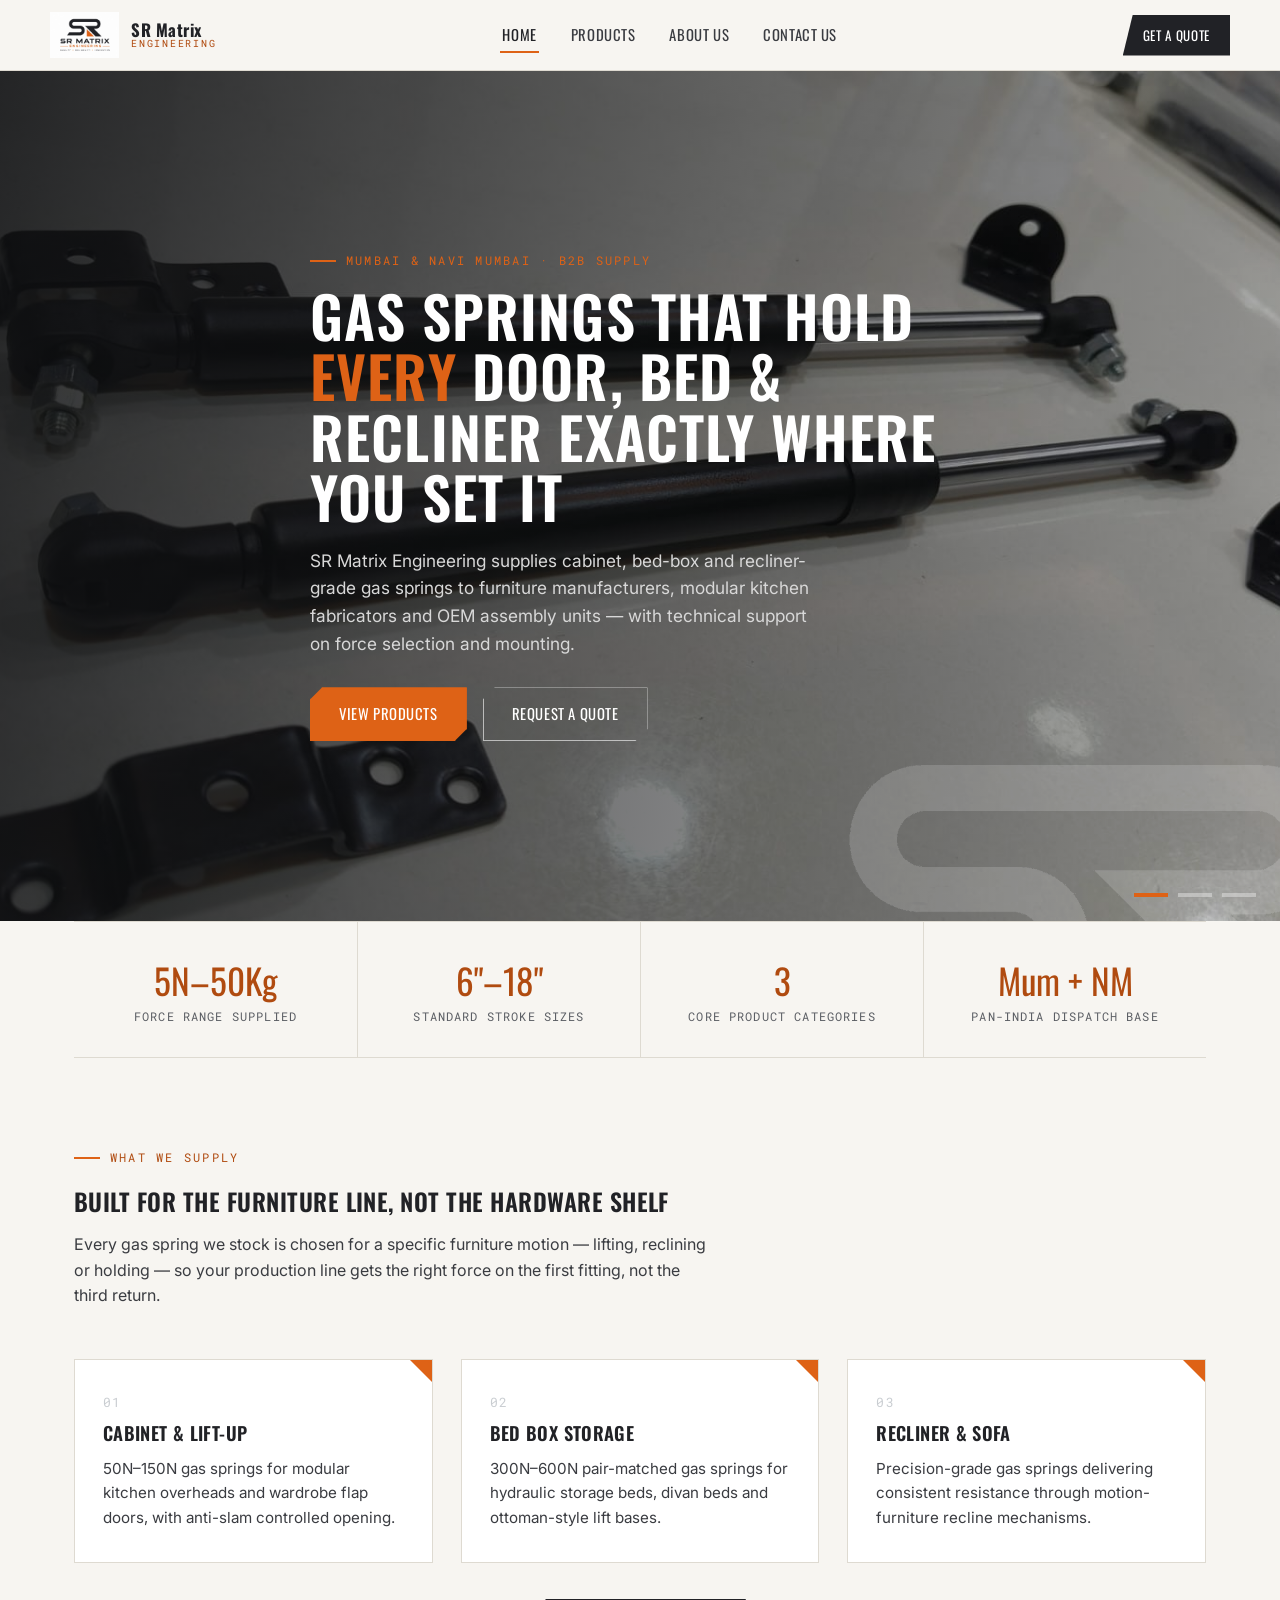
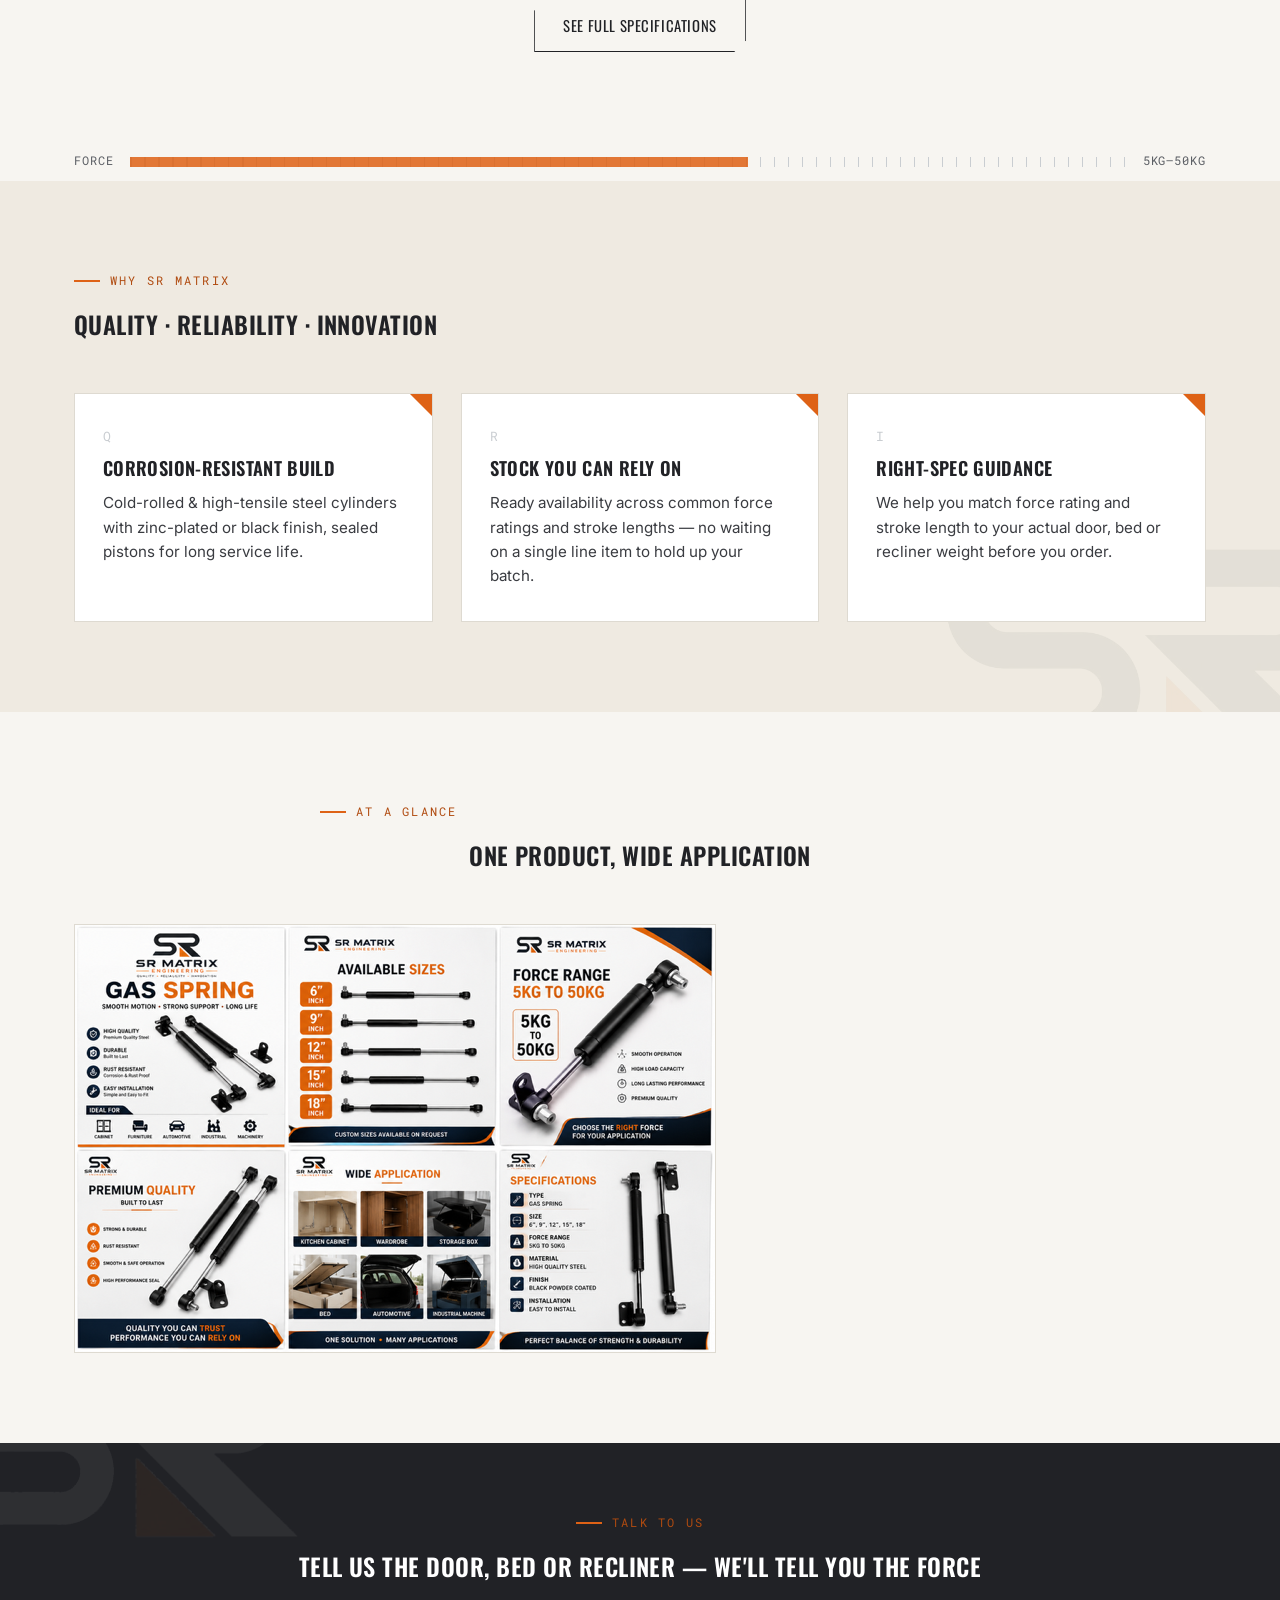
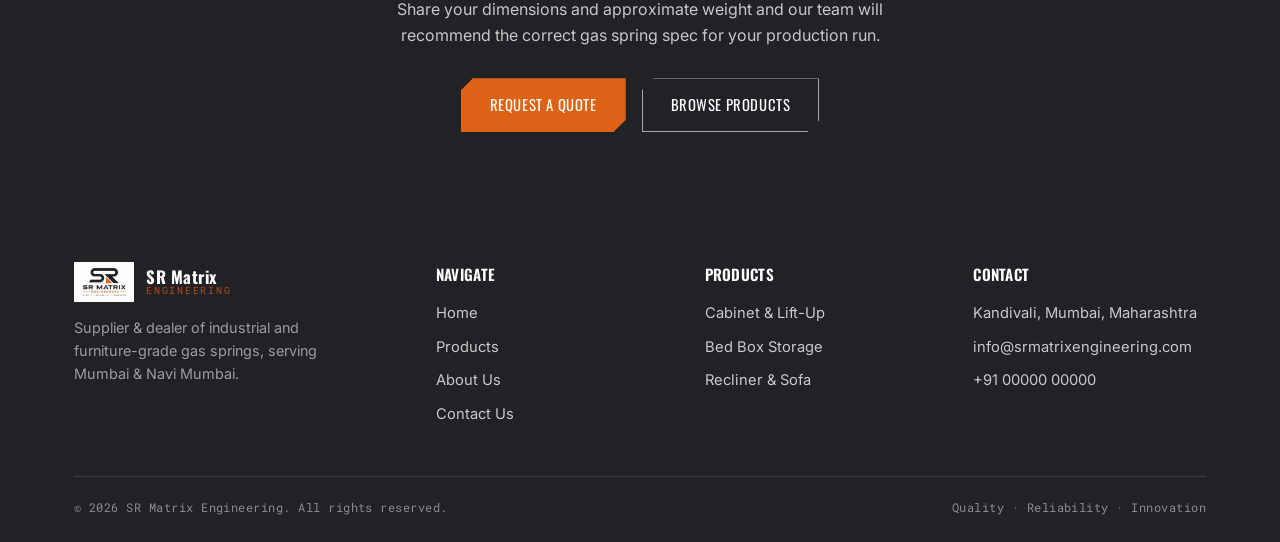
<file: index.html>
<!DOCTYPE html>
<html lang="en">
<head>
<meta charset="UTF-8">
<meta name="viewport" content="width=device-width, initial-scale=1.0">
<title>SR Matrix Engineering | Gas Springs for Furniture &amp; OEM, Mumbai</title>
<meta name="description" content="SR Matrix Engineering supplies cabinet, bed-box and recliner gas springs to furniture manufacturers and OEM units across Mumbai &amp; Navi Mumbai.">
<link rel="icon" type="image/png" href="assets/img/favicon.png">
<link rel="stylesheet" href="assets/style.css">
</head>
<body>

<header class="site-header">
  <div class="container nav-wrap">
    <a href="index.html" class="brand">
      <img src="assets/img/logo.jpeg" alt="SR Matrix Engineering logo">
      <span class="brand-text">
        <b>SR Matrix</b>
        <small>Engineering</small>
      </span>
    </a>
    <nav class="nav-links" id="navLinks">
      <a href="index.html" class="active">Home</a>
      <a href="products.html">Products</a>
      <a href="about.html">About Us</a>
      <a href="contact.html">Contact Us</a>
    </nav>
    <a href="contact.html" class="nav-cta">Get a Quote</a>
    <button class="nav-toggle" aria-label="Toggle menu" aria-expanded="false">
      <span></span><span></span><span></span>
    </button>
  </div>
</header>

<!-- HERO / IMAGE SLIDER -->
<section class="hero">
  <div class="slider">
    <div class="slide active"><img src="assets/img/photo1.jpeg" alt="Gas springs with mounting brackets, ready for dispatch"></div>
    <div class="slide"><img src="assets/img/photo2.jpeg" alt="Pair of matched gas springs with ball-socket end fittings"></div>
    <div class="slide"><img src="assets/img/photo3.jpeg" alt="SR Matrix gas spring stock laid out with brackets"></div>
  </div>
  <div class="container">
    <div class="hero-content">
      <div class="eyebrow">Mumbai &amp; Navi Mumbai · B2B Supply</div>
      <h1>Gas springs that hold <em>every</em> door, bed &amp; recliner exactly where you set it</h1>
      <p>SR Matrix Engineering supplies cabinet, bed-box and recliner-grade gas springs to furniture manufacturers, modular kitchen fabricators and OEM assembly units — with technical support on force selection and mounting.</p>
      <div class="hero-cta">
        <a href="products.html" class="btn btn-solid">View Products</a>
        <a href="contact.html" class="btn btn-light">Request a Quote</a>
      </div>
    </div>
  </div>
  <img class="brand-mark" src="assets/img/logo-icon-white.png" alt="">
  <div class="slider-dots"></div>
</section>

<!-- TRUST / STAT STRIP -->
<div class="container">
  <div class="stat-strip">
    <div class="stat">
      <div class="stat-num">5N–50Kg</div>
      <div class="stat-label">Force range supplied</div>
    </div>
    <div class="stat">
      <div class="stat-num">6"–18"</div>
      <div class="stat-label">Standard stroke sizes</div>
    </div>
    <div class="stat">
      <div class="stat-num">3</div>
      <div class="stat-label">Core product categories</div>
    </div>
    <div class="stat">
      <div class="stat-num">Mum + NM</div>
      <div class="stat-label">Pan-India dispatch base</div>
    </div>
  </div>
</div>

<!-- WHAT WE SUPPLY -->
<section>
  <div class="container">
    <div class="section-head">
      <div class="eyebrow">What We Supply</div>
      <h2>Built for the furniture line, not the hardware shelf</h2>
      <p>Every gas spring we stock is chosen for a specific furniture motion — lifting, reclining or holding — so your production line gets the right force on the first fitting, not the third return.</p>
    </div>
    <div class="grid grid-3">
      <div class="card">
        <div class="num">01</div>
        <h3>Cabinet &amp; Lift-Up</h3>
        <p>50N–150N gas springs for modular kitchen overheads and wardrobe flap doors, with anti-slam controlled opening.</p>
      </div>
      <div class="card">
        <div class="num">02</div>
        <h3>Bed Box Storage</h3>
        <p>300N–600N pair-matched gas springs for hydraulic storage beds, divan beds and ottoman-style lift bases.</p>
      </div>
      <div class="card">
        <div class="num">03</div>
        <h3>Recliner &amp; Sofa</h3>
        <p>Precision-grade gas springs delivering consistent resistance through motion-furniture recline mechanisms.</p>
      </div>
    </div>
    <div style="margin-top:36px; text-align:center;">
      <a href="products.html" class="btn btn-outline">See Full Specifications</a>
    </div>
  </div>
</section>

<!-- GAUGE DIVIDER -->
<div class="container">
  <div class="gauge-labeled">
    <span>FORCE</span>
    <div class="track"></div>
    <span>5KG–50KG</span>
  </div>
</div>

<!-- WHY SR MATRIX -->
<section class="section-alt">
  <img class="brand-mark" src="assets/img/logo-icon.png" alt="">
  <div class="container">
    <div class="section-head">
      <div class="eyebrow">Why SR Matrix</div>
      <h2>Quality · Reliability · Innovation</h2>
    </div>
    <div class="grid grid-3">
      <div class="card">
        <div class="num">Q</div>
        <h3>Corrosion-resistant build</h3>
        <p>Cold-rolled &amp; high-tensile steel cylinders with zinc-plated or black finish, sealed pistons for long service life.</p>
      </div>
      <div class="card">
        <div class="num">R</div>
        <h3>Stock you can rely on</h3>
        <p>Ready availability across common force ratings and stroke lengths — no waiting on a single line item to hold up your batch.</p>
      </div>
      <div class="card">
        <div class="num">I</div>
        <h3>Right-spec guidance</h3>
        <p>We help you match force rating and stroke length to your actual door, bed or recliner weight before you order.</p>
      </div>
    </div>
  </div>
</section>

<!-- INFOGRAPHIC STRIP -->
<section>
  <div class="container">
    <div class="section-head center">
      <div class="eyebrow">At a Glance</div>
      <h2>One product, wide application</h2>
    </div>
    <div class="info-strip">
      <img src="assets/img/infographic-grid.png" alt="SR Matrix gas spring overview: sizes, force range and applications across cabinet, wardrobe, storage box, bed, automotive and industrial machinery">
    </div>
  </div>
</section>

<!-- CTA BAND -->
<section class="cta-band">
  <img class="brand-mark" src="assets/img/logo-icon-white.png" alt="">
  <div class="container">
    <div class="eyebrow" style="justify-content:center;">Talk to Us</div>
    <h2>Tell us the door, bed or recliner — we'll tell you the force</h2>
    <p>Share your dimensions and approximate weight and our team will recommend the correct gas spring spec for your production run.</p>
    <div class="hero-cta">
      <a href="contact.html" class="btn btn-solid">Request a Quote</a>
      <a href="products.html" class="btn btn-light">Browse Products</a>
    </div>
  </div>
</section>

<footer class="site-footer">
  <div class="container">
    <div class="footer-grid">
      <div>
        <a href="index.html" class="brand">
          <img src="assets/img/logo.jpeg" alt="SR Matrix Engineering logo" style="height:40px;">
          <span class="brand-text"><b>SR Matrix</b><small>Engineering</small></span>
        </a>
        <p style="color:#9c9c9c; font-size:.9rem; max-width:280px;">Supplier &amp; dealer of industrial and furniture-grade gas springs, serving Mumbai &amp; Navi Mumbai.</p>
      </div>
      <div>
        <h4>Navigate</h4>
        <ul>
          <li><a href="index.html">Home</a></li>
          <li><a href="products.html">Products</a></li>
          <li><a href="about.html">About Us</a></li>
          <li><a href="contact.html">Contact Us</a></li>
        </ul>
      </div>
      <div>
        <h4>Products</h4>
        <ul>
          <li><a href="products.html#cabinet">Cabinet &amp; Lift-Up</a></li>
          <li><a href="products.html#bedbox">Bed Box Storage</a></li>
          <li><a href="products.html#recliner">Recliner &amp; Sofa</a></li>
        </ul>
      </div>
      <div>
        <h4>Contact</h4>
        <ul>
          <li>Kandivali, Mumbai, Maharashtra</li>
          <li>info@srmatrixengineering.com</li>
          <li>+91 00000 00000</li>
        </ul>
      </div>
    </div>
    <div class="footer-bottom">
      <span>© 2026 SR Matrix Engineering. All rights reserved.</span>
      <span>Quality · Reliability · Innovation</span>
    </div>
  </div>
</footer>

<script src="assets/main.js"></script>
</body>
</html>
</file>
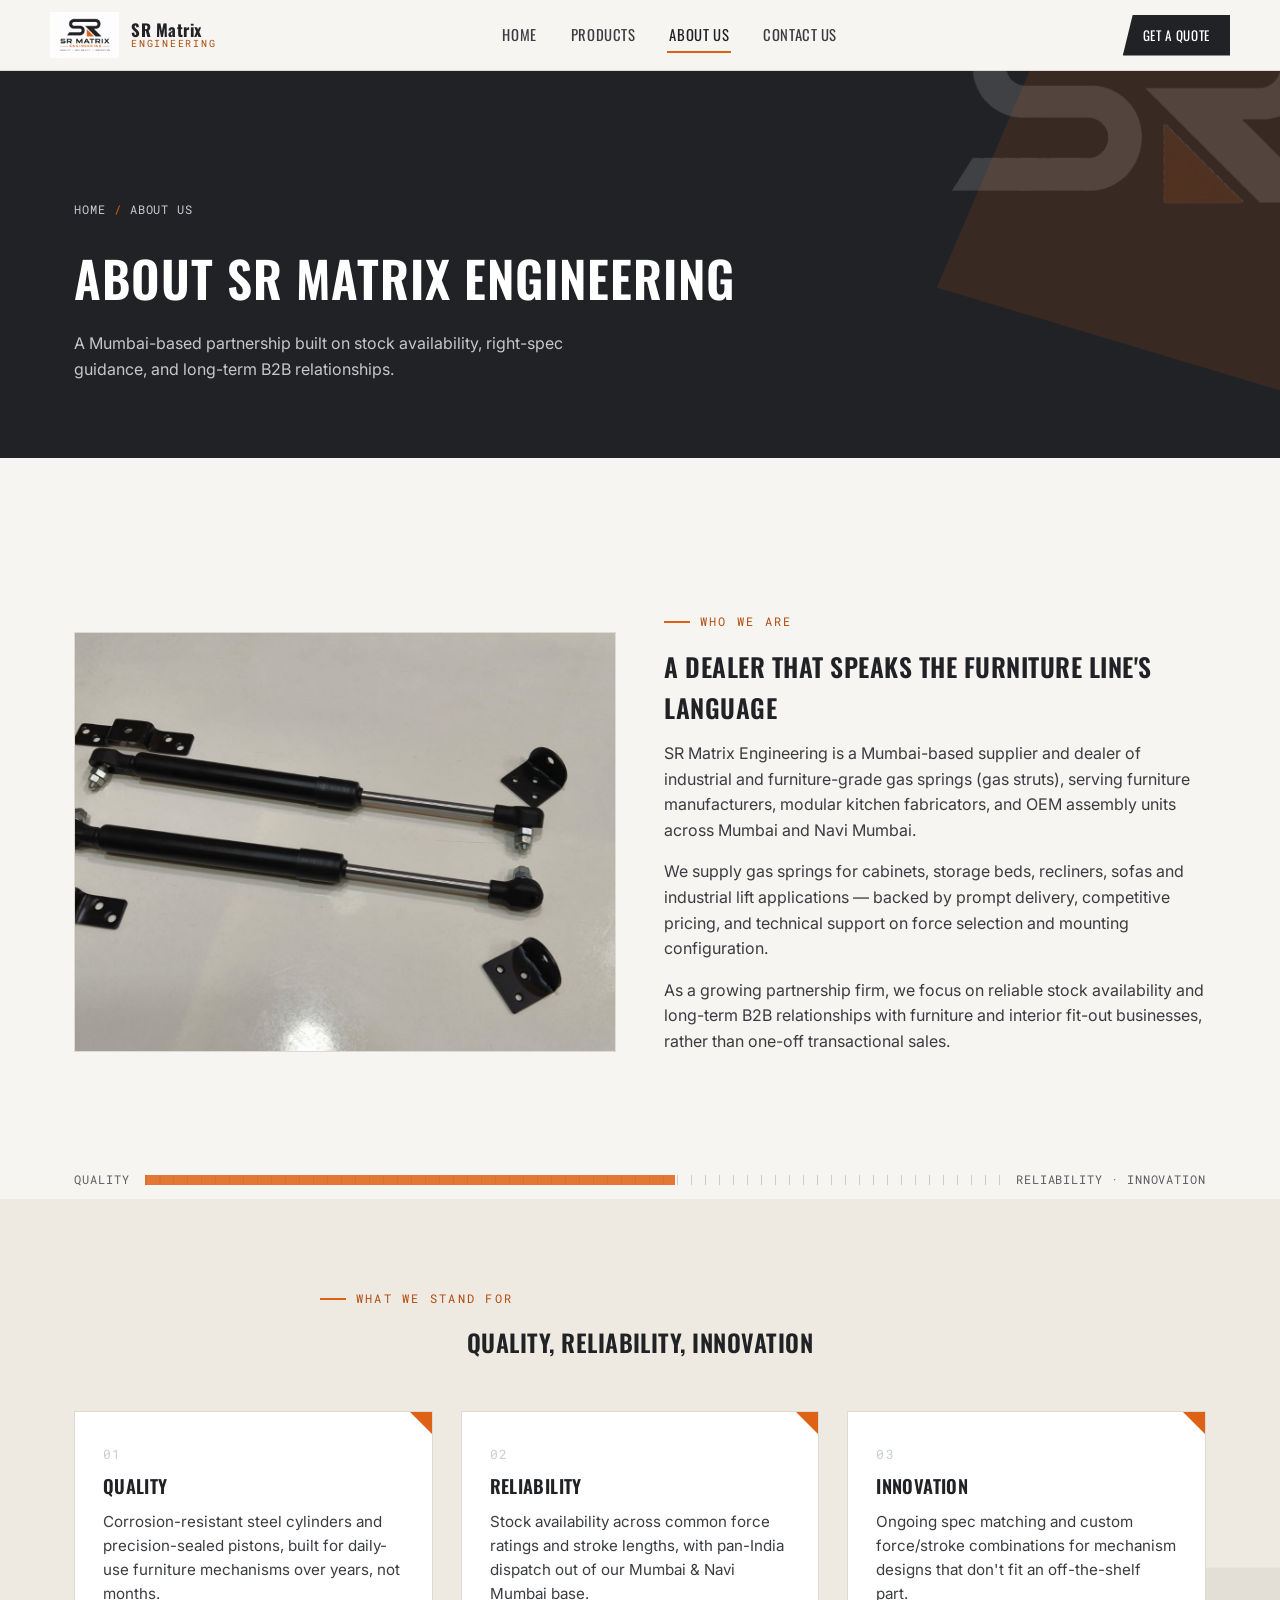
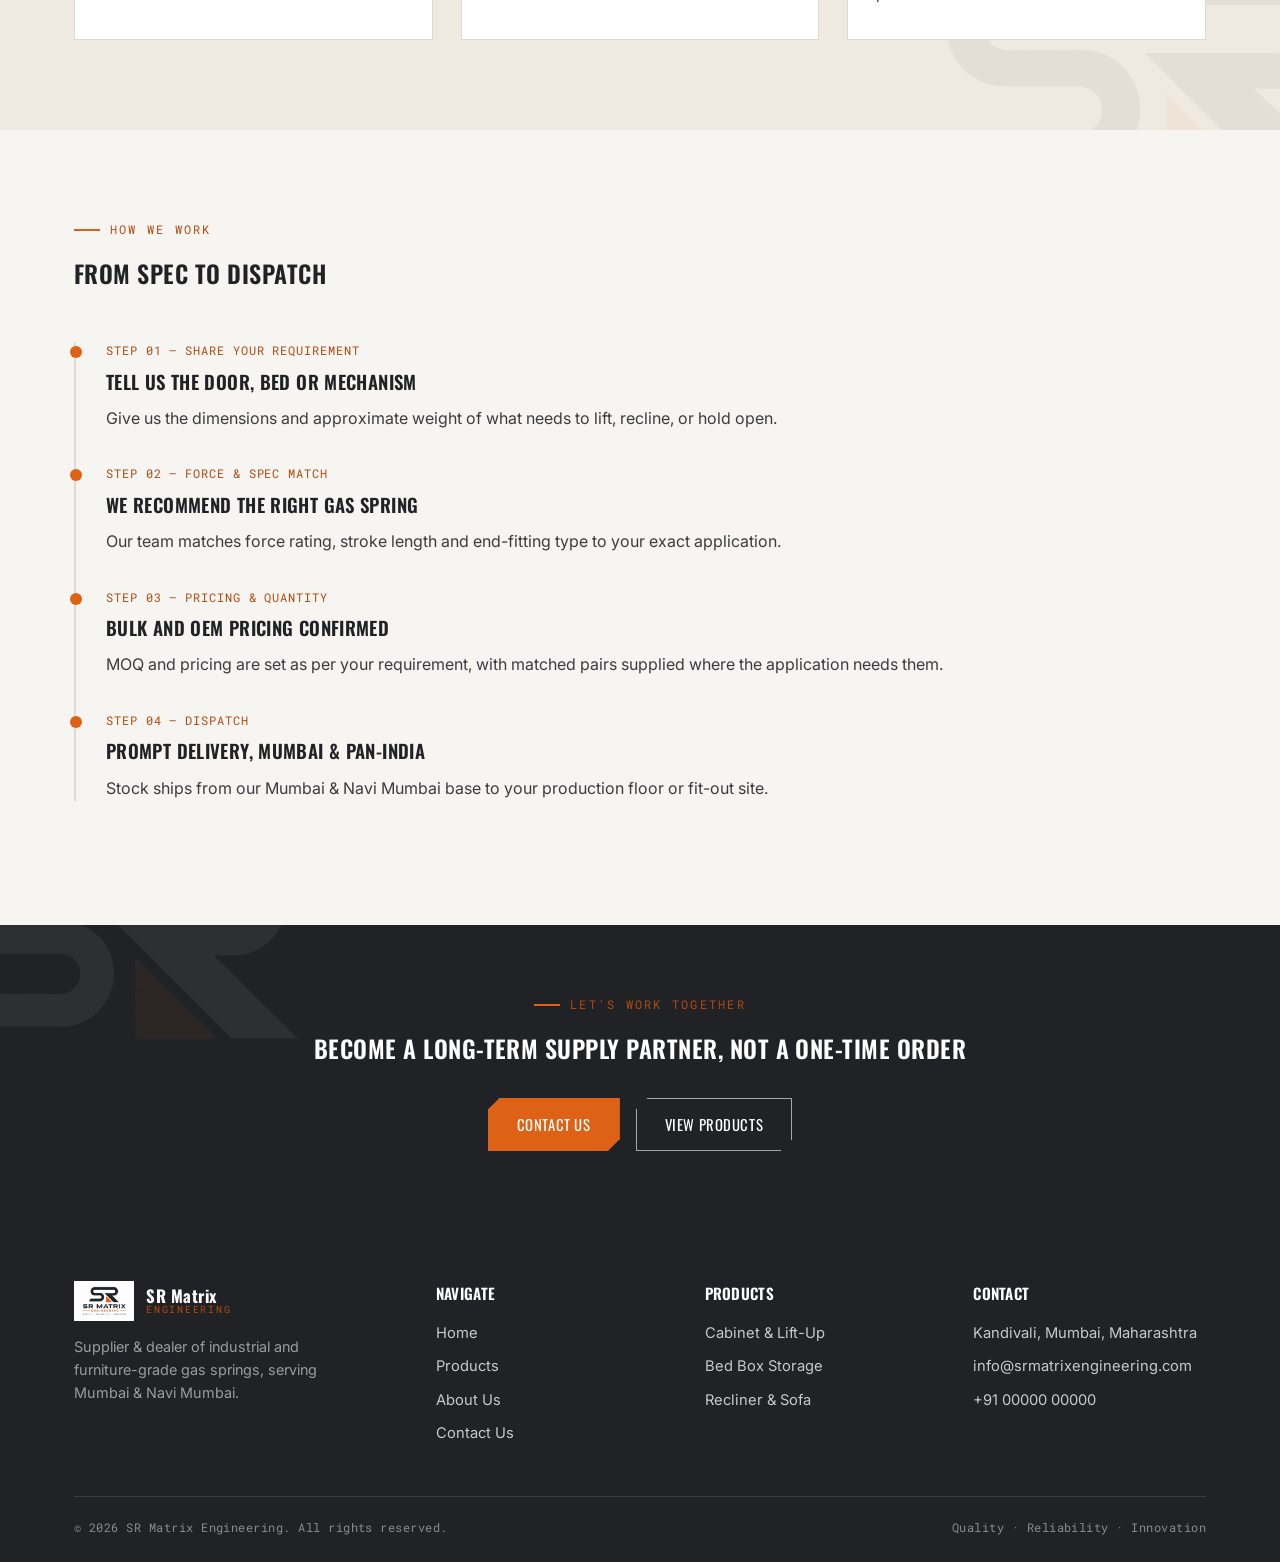
<file: about.html>
<!DOCTYPE html>
<html lang="en">
<head>
<meta charset="UTF-8">
<meta name="viewport" content="width=device-width, initial-scale=1.0">
<title>About Us | SR Matrix Engineering</title>
<meta name="description" content="SR Matrix Engineering is a Mumbai-based supplier and dealer of industrial and furniture-grade gas springs, serving furniture manufacturers across Mumbai &amp; Navi Mumbai.">
<link rel="icon" type="image/png" href="assets/img/favicon.png">
<link rel="stylesheet" href="assets/style.css">
</head>
<body>

<header class="site-header">
  <div class="container nav-wrap">
    <a href="index.html" class="brand">
      <img src="assets/img/logo.jpeg" alt="SR Matrix Engineering logo">
      <span class="brand-text"><b>SR Matrix</b><small>Engineering</small></span>
    </a>
    <nav class="nav-links" id="navLinks">
      <a href="index.html">Home</a>
      <a href="products.html">Products</a>
      <a href="about.html" class="active">About Us</a>
      <a href="contact.html">Contact Us</a>
    </nav>
    <a href="contact.html" class="nav-cta">Get a Quote</a>
    <button class="nav-toggle" aria-label="Toggle menu" aria-expanded="false">
      <span></span><span></span><span></span>
    </button>
  </div>
</header>

<section class="page-hero">
  <img class="brand-mark" src="assets/img/logo-icon-white.png" alt="">
  <div class="container">
    <div class="breadcrumb">Home <span class="accent">/</span> About Us</div>
    <h1>About SR Matrix Engineering</h1>
    <p>A Mumbai-based partnership built on stock availability, right-spec guidance, and long-term B2B relationships.</p>
  </div>
</section>

<section>
  <div class="container">
    <div class="product-block" style="border-bottom:none; padding-bottom:0;">
      <div class="product-media">
        <img src="assets/img/photo3.jpeg" alt="SR Matrix gas spring stock laid out with mounting brackets">
      </div>
      <div class="product-copy">
        <div class="eyebrow">Who We Are</div>
        <h3>A dealer that speaks the furniture line's language</h3>
        <p>SR Matrix Engineering is a Mumbai-based supplier and dealer of industrial and furniture-grade gas springs (gas struts), serving furniture manufacturers, modular kitchen fabricators, and OEM assembly units across Mumbai and Navi Mumbai.</p>
        <p>We supply gas springs for cabinets, storage beds, recliners, sofas and industrial lift applications — backed by prompt delivery, competitive pricing, and technical support on force selection and mounting configuration.</p>
        <p>As a growing partnership firm, we focus on reliable stock availability and long-term B2B relationships with furniture and interior fit-out businesses, rather than one-off transactional sales.</p>
      </div>
    </div>
  </div>
</section>

<div class="container">
  <div class="gauge-labeled">
    <span>QUALITY</span>
    <div class="track"></div>
    <span>RELIABILITY · INNOVATION</span>
  </div>
</div>

<!-- VALUES -->
<section class="section-alt">
  <img class="brand-mark" src="assets/img/logo-icon.png" alt="">
  <div class="container">
    <div class="section-head center">
      <div class="eyebrow">What We Stand For</div>
      <h2>Quality, Reliability, Innovation</h2>
    </div>
    <div class="grid value-grid">
      <div class="card">
        <div class="num">01</div>
        <h3>Quality</h3>
        <p>Corrosion-resistant steel cylinders and precision-sealed pistons, built for daily-use furniture mechanisms over years, not months.</p>
      </div>
      <div class="card">
        <div class="num">02</div>
        <h3>Reliability</h3>
        <p>Stock availability across common force ratings and stroke lengths, with pan-India dispatch out of our Mumbai &amp; Navi Mumbai base.</p>
      </div>
      <div class="card">
        <div class="num">03</div>
        <h3>Innovation</h3>
        <p>Ongoing spec matching and custom force/stroke combinations for mechanism designs that don't fit an off-the-shelf part.</p>
      </div>
    </div>
  </div>
</section>

<!-- HOW WE WORK -->
<section>
  <div class="container">
    <div class="section-head">
      <div class="eyebrow">How We Work</div>
      <h2>From spec to dispatch</h2>
    </div>
    <div class="timeline">
      <div class="t-item">
        <span class="t-label">Step 01 — Share your requirement</span>
        <h3>Tell us the door, bed or mechanism</h3>
        <p>Give us the dimensions and approximate weight of what needs to lift, recline, or hold open.</p>
      </div>
      <div class="t-item">
        <span class="t-label">Step 02 — Force &amp; spec match</span>
        <h3>We recommend the right gas spring</h3>
        <p>Our team matches force rating, stroke length and end-fitting type to your exact application.</p>
      </div>
      <div class="t-item">
        <span class="t-label">Step 03 — Pricing &amp; quantity</span>
        <h3>Bulk and OEM pricing confirmed</h3>
        <p>MOQ and pricing are set as per your requirement, with matched pairs supplied where the application needs them.</p>
      </div>
      <div class="t-item">
        <span class="t-label">Step 04 — Dispatch</span>
        <h3>Prompt delivery, Mumbai &amp; pan-India</h3>
        <p>Stock ships from our Mumbai &amp; Navi Mumbai base to your production floor or fit-out site.</p>
      </div>
    </div>
  </div>
</section>

<section class="cta-band">
  <img class="brand-mark" src="assets/img/logo-icon-white.png" alt="">
  <div class="container">
    <div class="eyebrow" style="justify-content:center;">Let's Work Together</div>
    <h2>Become a long-term supply partner, not a one-time order</h2>
    <div class="hero-cta">
      <a href="contact.html" class="btn btn-solid">Contact Us</a>
      <a href="products.html" class="btn btn-light">View Products</a>
    </div>
  </div>
</section>

<footer class="site-footer">
  <div class="container">
    <div class="footer-grid">
      <div>
        <a href="index.html" class="brand">
          <img src="assets/img/logo.jpeg" alt="SR Matrix Engineering logo" style="height:40px;">
          <span class="brand-text"><b>SR Matrix</b><small>Engineering</small></span>
        </a>
        <p style="color:#9c9c9c; font-size:.9rem; max-width:280px;">Supplier &amp; dealer of industrial and furniture-grade gas springs, serving Mumbai &amp; Navi Mumbai.</p>
      </div>
      <div>
        <h4>Navigate</h4>
        <ul>
          <li><a href="index.html">Home</a></li>
          <li><a href="products.html">Products</a></li>
          <li><a href="about.html">About Us</a></li>
          <li><a href="contact.html">Contact Us</a></li>
        </ul>
      </div>
      <div>
        <h4>Products</h4>
        <ul>
          <li><a href="products.html#cabinet">Cabinet &amp; Lift-Up</a></li>
          <li><a href="products.html#bedbox">Bed Box Storage</a></li>
          <li><a href="products.html#recliner">Recliner &amp; Sofa</a></li>
        </ul>
      </div>
      <div>
        <h4>Contact</h4>
        <ul>
          <li>Kandivali, Mumbai, Maharashtra</li>
          <li>info@srmatrixengineering.com</li>
          <li>+91 00000 00000</li>
        </ul>
      </div>
    </div>
    <div class="footer-bottom">
      <span>© 2026 SR Matrix Engineering. All rights reserved.</span>
      <span>Quality · Reliability · Innovation</span>
    </div>
  </div>
</footer>

<script src="assets/main.js"></script>
</body>
</html>
</file>
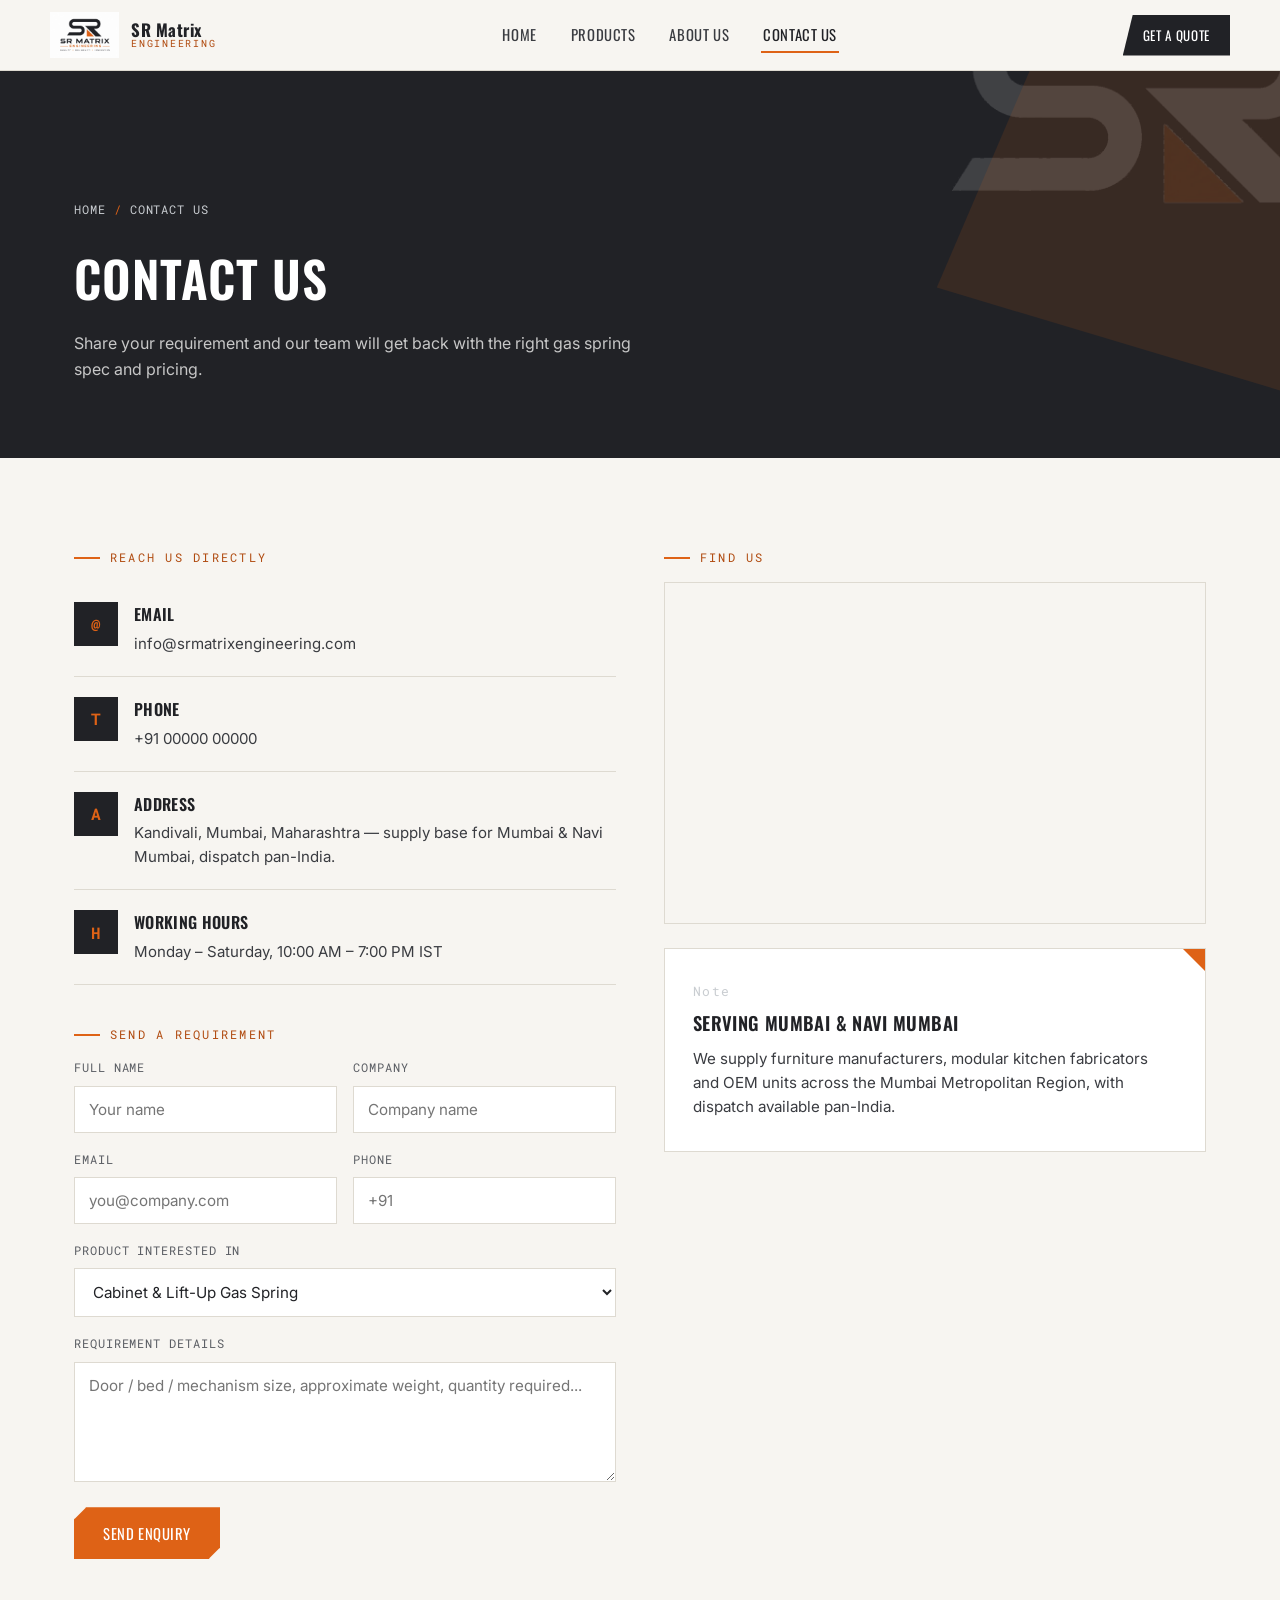
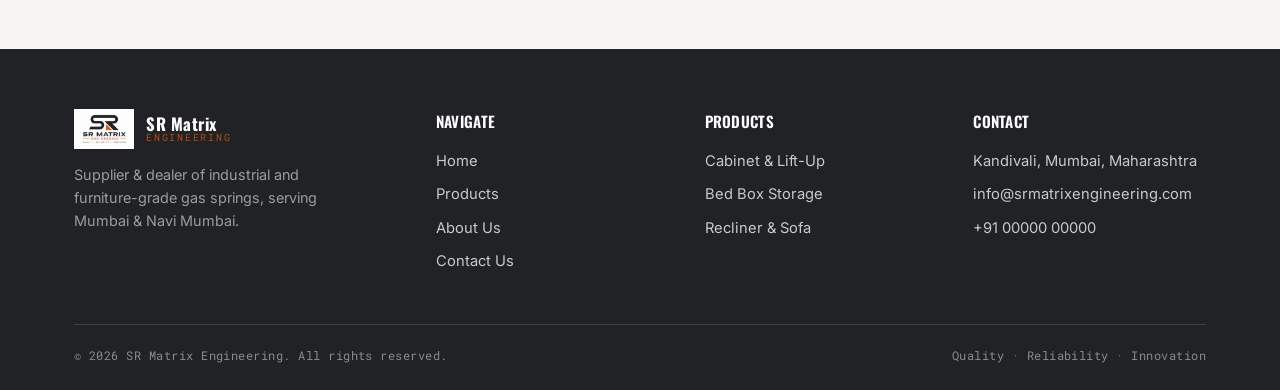
<file: contact.html>
<!DOCTYPE html>
<html lang="en">
<head>
<meta charset="UTF-8">
<meta name="viewport" content="width=device-width, initial-scale=1.0">
<title>Contact Us | SR Matrix Engineering</title>
<meta name="description" content="Get in touch with SR Matrix Engineering for gas spring quotes, bulk pricing and technical support. Mumbai &amp; Navi Mumbai.">
<link rel="icon" type="image/png" href="assets/img/favicon.png">
<link rel="stylesheet" href="assets/style.css">
</head>
<body>

<header class="site-header">
  <div class="container nav-wrap">
    <a href="index.html" class="brand">
      <img src="assets/img/logo.jpeg" alt="SR Matrix Engineering logo">
      <span class="brand-text"><b>SR Matrix</b><small>Engineering</small></span>
    </a>
    <nav class="nav-links" id="navLinks">
      <a href="index.html">Home</a>
      <a href="products.html">Products</a>
      <a href="about.html">About Us</a>
      <a href="contact.html" class="active">Contact Us</a>
    </nav>
    <a href="contact.html" class="nav-cta">Get a Quote</a>
    <button class="nav-toggle" aria-label="Toggle menu" aria-expanded="false">
      <span></span><span></span><span></span>
    </button>
  </div>
</header>

<section class="page-hero">
  <img class="brand-mark" src="assets/img/logo-icon-white.png" alt="">
  <div class="container">
    <div class="breadcrumb">Home <span class="accent">/</span> Contact Us</div>
    <h1>Contact Us</h1>
    <p>Share your requirement and our team will get back with the right gas spring spec and pricing.</p>
  </div>
</section>

<section>
  <div class="container">
    <div class="contact-grid">

      <!-- LEFT: details + form -->
      <div>
        <div class="eyebrow">Reach Us Directly</div>
        <div class="contact-detail">
          <div class="contact-icon">@</div>
          <div>
            <h4>Email</h4>
            <p>info@srmatrixengineering.com</p>
          </div>
        </div>
        <div class="contact-detail">
          <div class="contact-icon">T</div>
          <div>
            <h4>Phone</h4>
            <p>+91 00000 00000</p>
          </div>
        </div>
        <div class="contact-detail">
          <div class="contact-icon">A</div>
          <div>
            <h4>Address</h4>
            <p>Kandivali, Mumbai, Maharashtra — supply base for Mumbai &amp; Navi Mumbai, dispatch pan-India.</p>
          </div>
        </div>
        <div class="contact-detail">
          <div class="contact-icon">H</div>
          <div>
            <h4>Working Hours</h4>
            <p>Monday – Saturday, 10:00 AM – 7:00 PM IST</p>
          </div>
        </div>

        <div style="margin-top:40px;">
          <div class="eyebrow">Send a Requirement</div>
          <form action="mailto:info@srmatrixengineering.com" method="post" enctype="text/plain">
            <div class="form-row">
              <div class="form-field">
                <label for="name">Full Name</label>
                <input type="text" id="name" name="name" placeholder="Your name" required>
              </div>
              <div class="form-field">
                <label for="company">Company</label>
                <input type="text" id="company" name="company" placeholder="Company name">
              </div>
            </div>
            <div class="form-row">
              <div class="form-field">
                <label for="email">Email</label>
                <input type="email" id="email" name="email" placeholder="you@company.com" required>
              </div>
              <div class="form-field">
                <label for="phone">Phone</label>
                <input type="tel" id="phone" name="phone" placeholder="+91">
              </div>
            </div>
            <div class="form-field">
              <label for="product">Product Interested In</label>
              <select id="product" name="product">
                <option>Cabinet &amp; Lift-Up Gas Spring</option>
                <option>Bed Box Storage Gas Spring</option>
                <option>Recliner &amp; Sofa Gas Spring</option>
                <option>Not sure / need guidance</option>
              </select>
            </div>
            <div class="form-field">
              <label for="message">Requirement Details</label>
              <textarea id="message" name="message" placeholder="Door / bed / mechanism size, approximate weight, quantity required..."></textarea>
            </div>
            <button type="submit" class="btn btn-solid">Send Enquiry</button>
          </form>
        </div>
      </div>

      <!-- RIGHT: map -->
      <div>
        <div class="eyebrow">Find Us</div>
        <div class="map-frame">
          <iframe
            src="https://www.google.com/maps?q=Kandivali,+Mumbai,+Maharashtra&output=embed"
            allowfullscreen loading="lazy"
            referrerpolicy="no-referrer-when-downgrade"
            title="SR Matrix Engineering location map">
          </iframe>
        </div>
        <div class="card" style="margin-top:24px;">
          <div class="num">Note</div>
          <h3>Serving Mumbai &amp; Navi Mumbai</h3>
          <p>We supply furniture manufacturers, modular kitchen fabricators and OEM units across the Mumbai Metropolitan Region, with dispatch available pan-India.</p>
        </div>
      </div>

    </div>
  </div>
</section>

<footer class="site-footer">
  <div class="container">
    <div class="footer-grid">
      <div>
        <a href="index.html" class="brand">
          <img src="assets/img/logo.jpeg" alt="SR Matrix Engineering logo" style="height:40px;">
          <span class="brand-text"><b>SR Matrix</b><small>Engineering</small></span>
        </a>
        <p style="color:#9c9c9c; font-size:.9rem; max-width:280px;">Supplier &amp; dealer of industrial and furniture-grade gas springs, serving Mumbai &amp; Navi Mumbai.</p>
      </div>
      <div>
        <h4>Navigate</h4>
        <ul>
          <li><a href="index.html">Home</a></li>
          <li><a href="products.html">Products</a></li>
          <li><a href="about.html">About Us</a></li>
          <li><a href="contact.html">Contact Us</a></li>
        </ul>
      </div>
      <div>
        <h4>Products</h4>
        <ul>
          <li><a href="products.html#cabinet">Cabinet &amp; Lift-Up</a></li>
          <li><a href="products.html#bedbox">Bed Box Storage</a></li>
          <li><a href="products.html#recliner">Recliner &amp; Sofa</a></li>
        </ul>
      </div>
      <div>
        <h4>Contact</h4>
        <ul>
          <li>Kandivali, Mumbai, Maharashtra</li>
          <li>info@srmatrixengineering.com</li>
          <li>+91 00000 00000</li>
        </ul>
      </div>
    </div>
    <div class="footer-bottom">
      <span>© 2026 SR Matrix Engineering. All rights reserved.</span>
      <span>Quality · Reliability · Innovation</span>
    </div>
  </div>
</footer>

<script src="assets/main.js"></script>
</body>
</html>
</file>
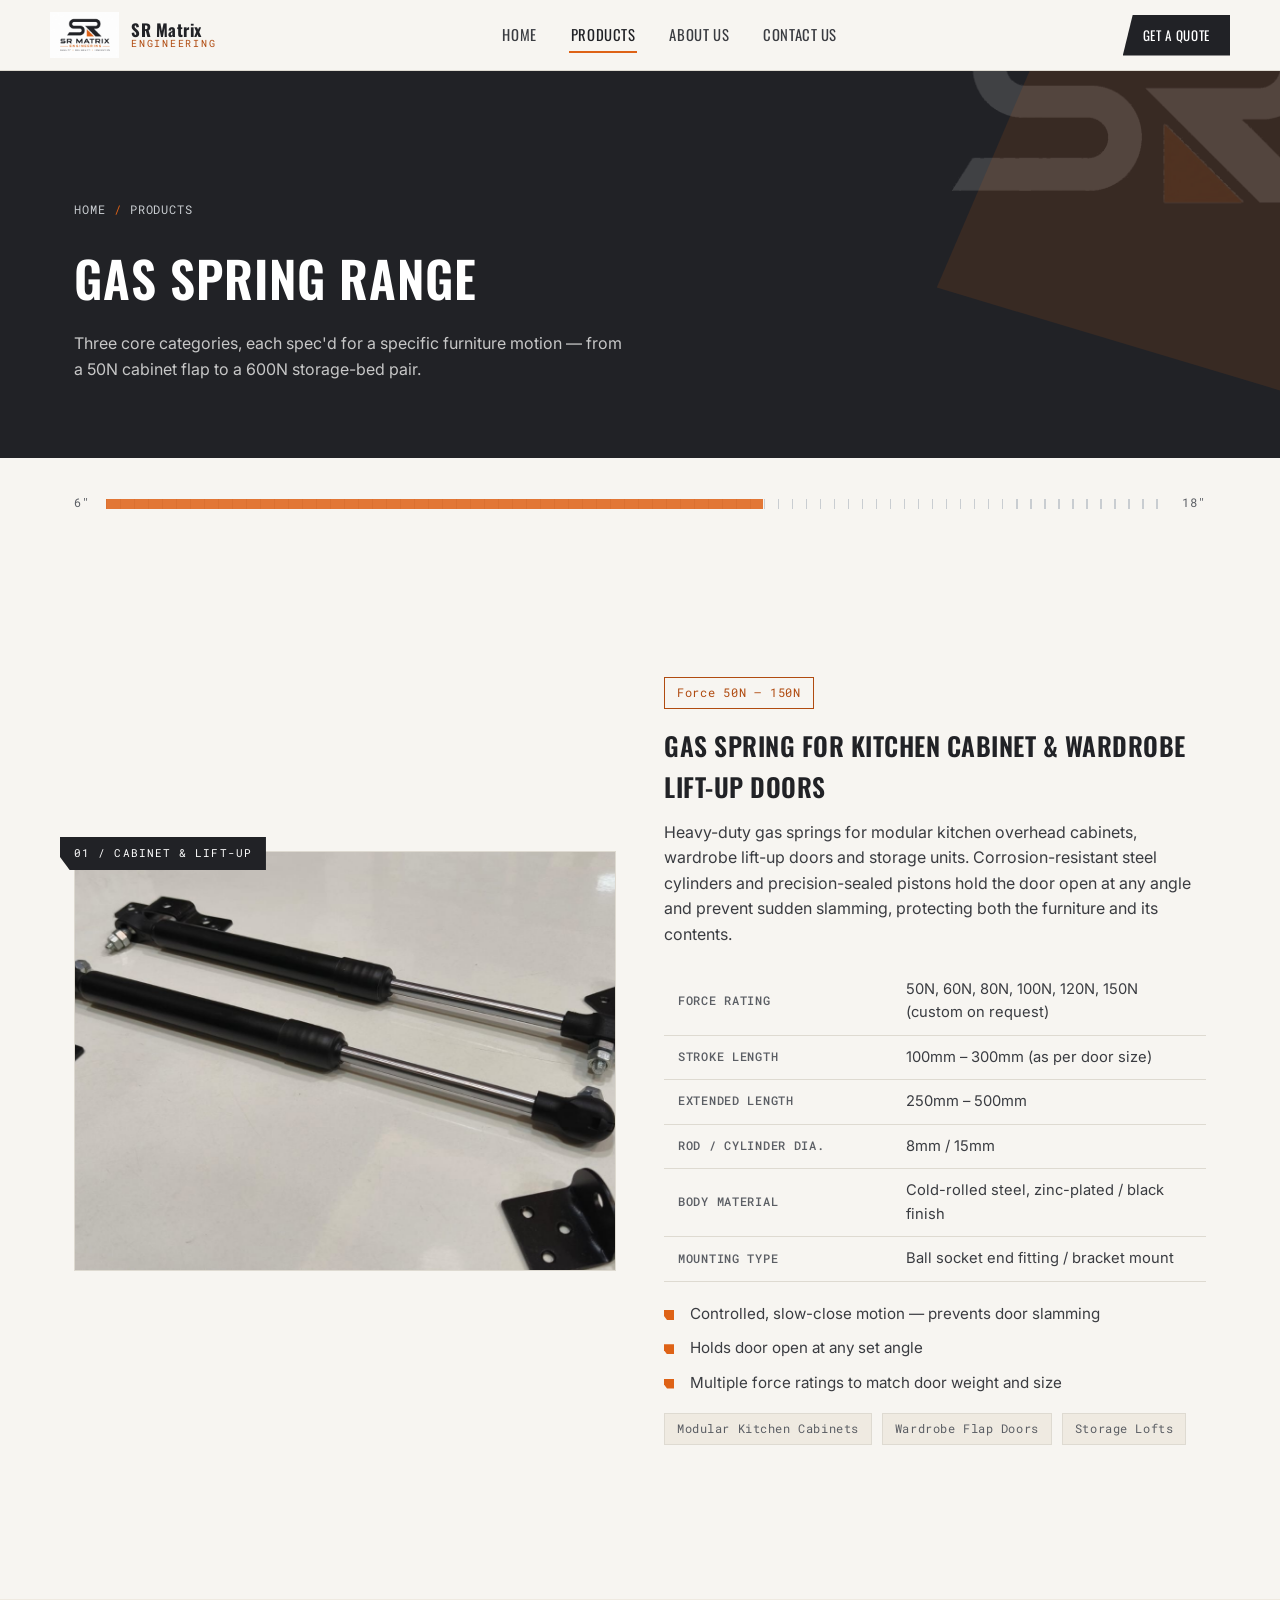
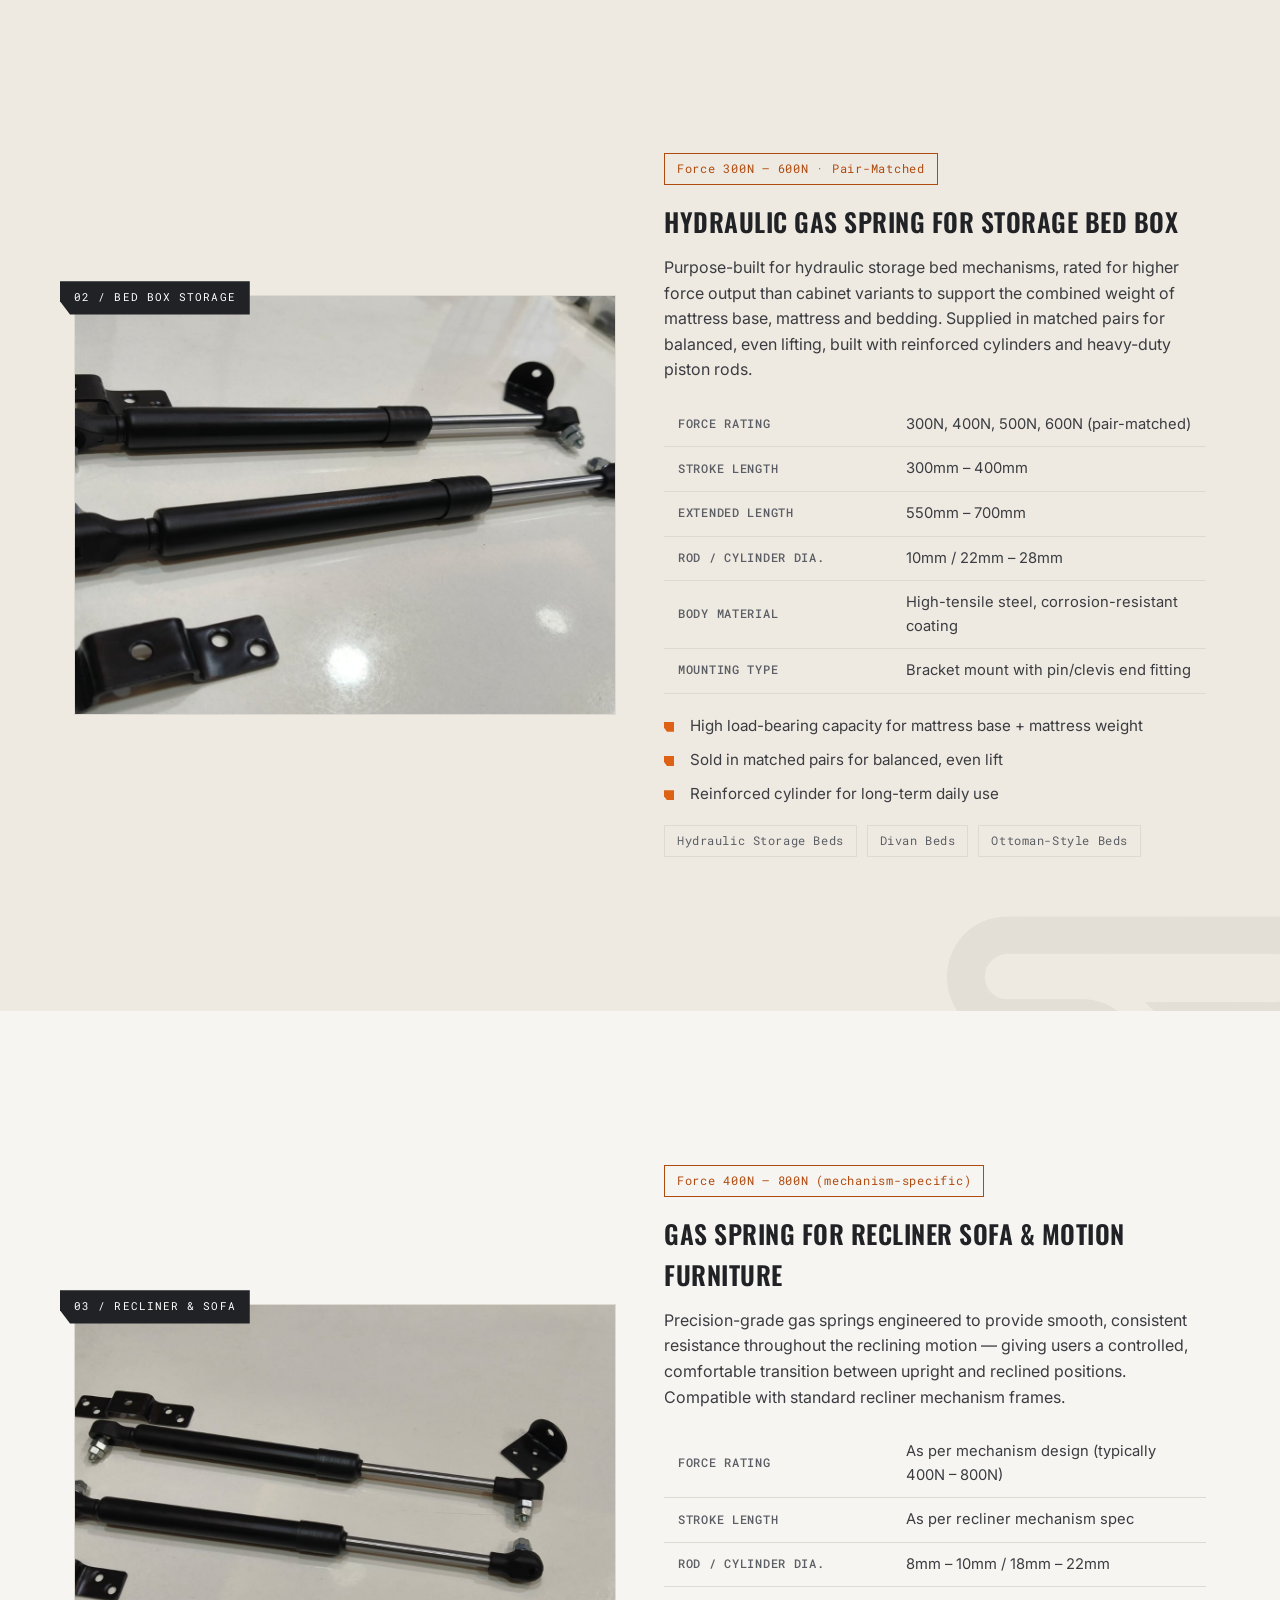
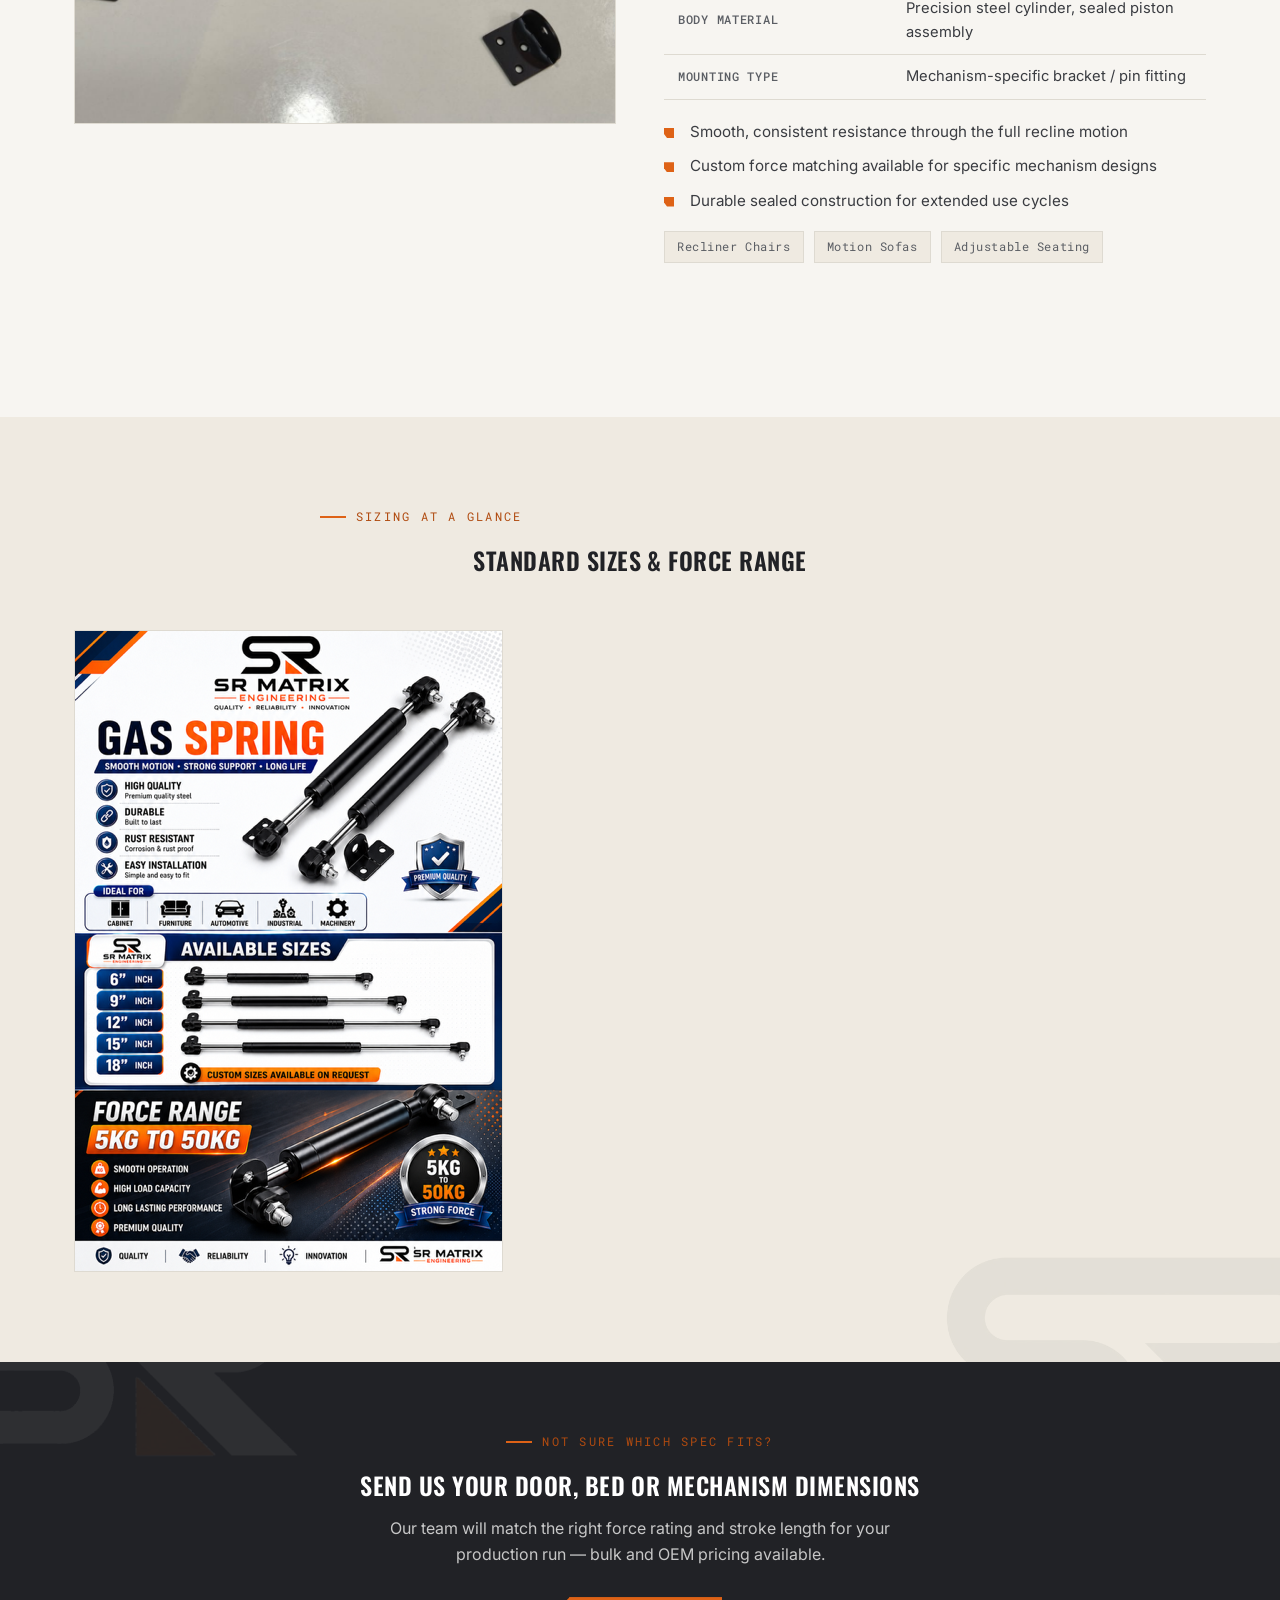
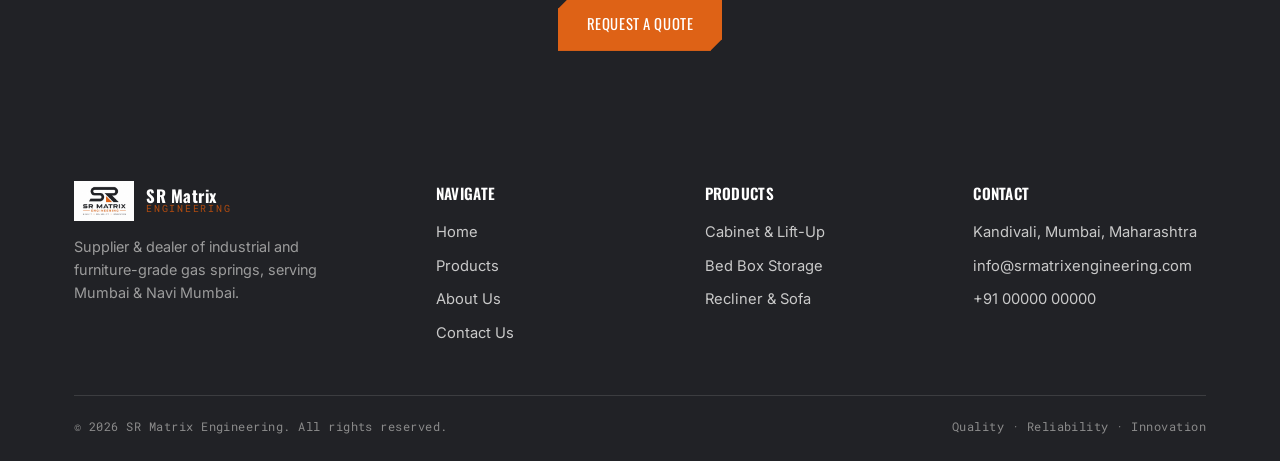
<file: products.html>
<!DOCTYPE html>
<html lang="en">
<head>
<meta charset="UTF-8">
<meta name="viewport" content="width=device-width, initial-scale=1.0">
<title>Products | SR Matrix Engineering — Gas Springs</title>
<meta name="description" content="Cabinet &amp; lift-up, bed-box storage and recliner &amp; sofa gas springs — full specifications, features and applications from SR Matrix Engineering.">
<link rel="icon" type="image/png" href="assets/img/favicon.png">
<link rel="stylesheet" href="assets/style.css">
</head>
<body>

<header class="site-header">
  <div class="container nav-wrap">
    <a href="index.html" class="brand">
      <img src="assets/img/logo.jpeg" alt="SR Matrix Engineering logo">
      <span class="brand-text"><b>SR Matrix</b><small>Engineering</small></span>
    </a>
    <nav class="nav-links" id="navLinks">
      <a href="index.html">Home</a>
      <a href="products.html" class="active">Products</a>
      <a href="about.html">About Us</a>
      <a href="contact.html">Contact Us</a>
    </nav>
    <a href="contact.html" class="nav-cta">Get a Quote</a>
    <button class="nav-toggle" aria-label="Toggle menu" aria-expanded="false">
      <span></span><span></span><span></span>
    </button>
  </div>
</header>

<section class="page-hero">
  <img class="brand-mark" src="assets/img/logo-icon-white.png" alt="">
  <div class="container">
    <div class="breadcrumb">Home <span class="accent">/</span> Products</div>
    <h1>Gas Spring Range</h1>
    <p>Three core categories, each spec'd for a specific furniture motion — from a 50N cabinet flap to a 600N storage-bed pair.</p>
  </div>
</section>

<div class="container">
  <div class="gauge-labeled" style="padding-top:36px;">
    <span>6"</span>
    <div class="track"></div>
    <span>18"</span>
  </div>
</div>

<!-- CABINET & LIFT-UP -->
<section id="cabinet">
  <div class="container">
    <div class="product-block">
      <div class="product-media">
        <span class="product-tag">01 / Cabinet &amp; Lift-Up</span>
        <img src="assets/img/photo2.jpeg" alt="Cabinet and lift-up gas springs with ball socket end fittings">
      </div>
      <div class="product-copy">
        <div class="force-badge">Force 50N – 150N</div>
        <h3>Gas Spring for Kitchen Cabinet &amp; Wardrobe Lift-Up Doors</h3>
        <p>Heavy-duty gas springs for modular kitchen overhead cabinets, wardrobe lift-up doors and storage units. Corrosion-resistant steel cylinders and precision-sealed pistons hold the door open at any angle and prevent sudden slamming, protecting both the furniture and its contents.</p>

        <table class="spec-table">
          <tr><th>Force Rating</th><td>50N, 60N, 80N, 100N, 120N, 150N (custom on request)</td></tr>
          <tr><th>Stroke Length</th><td>100mm – 300mm (as per door size)</td></tr>
          <tr><th>Extended Length</th><td>250mm – 500mm</td></tr>
          <tr><th>Rod / Cylinder Dia.</th><td>8mm / 15mm</td></tr>
          <tr><th>Body Material</th><td>Cold-rolled steel, zinc-plated / black finish</td></tr>
          <tr><th>Mounting Type</th><td>Ball socket end fitting / bracket mount</td></tr>
        </table>

        <ul class="tick-list">
          <li>Controlled, slow-close motion — prevents door slamming</li>
          <li>Holds door open at any set angle</li>
          <li>Multiple force ratings to match door weight and size</li>
        </ul>

        <div class="tag-row">
          <span>Modular Kitchen Cabinets</span>
          <span>Wardrobe Flap Doors</span>
          <span>Storage Lofts</span>
        </div>
      </div>
    </div>
  </div>
</section>

<!-- BED BOX STORAGE -->
<section class="section-alt" id="bedbox">
  <img class="brand-mark" src="assets/img/logo-icon.png" alt="">
  <div class="container">
    <div class="product-block">
      <div class="product-media">
        <span class="product-tag">02 / Bed Box Storage</span>
        <img src="assets/img/photo1.jpeg" alt="Bed box storage gas springs with mounting brackets">
      </div>
      <div class="product-copy">
        <div class="force-badge">Force 300N – 600N · Pair-Matched</div>
        <h3>Hydraulic Gas Spring for Storage Bed Box</h3>
        <p>Purpose-built for hydraulic storage bed mechanisms, rated for higher force output than cabinet variants to support the combined weight of mattress base, mattress and bedding. Supplied in matched pairs for balanced, even lifting, built with reinforced cylinders and heavy-duty piston rods.</p>

        <table class="spec-table">
          <tr><th>Force Rating</th><td>300N, 400N, 500N, 600N (pair-matched)</td></tr>
          <tr><th>Stroke Length</th><td>300mm – 400mm</td></tr>
          <tr><th>Extended Length</th><td>550mm – 700mm</td></tr>
          <tr><th>Rod / Cylinder Dia.</th><td>10mm / 22mm – 28mm</td></tr>
          <tr><th>Body Material</th><td>High-tensile steel, corrosion-resistant coating</td></tr>
          <tr><th>Mounting Type</th><td>Bracket mount with pin/clevis end fitting</td></tr>
        </table>

        <ul class="tick-list">
          <li>High load-bearing capacity for mattress base + mattress weight</li>
          <li>Sold in matched pairs for balanced, even lift</li>
          <li>Reinforced cylinder for long-term daily use</li>
        </ul>

        <div class="tag-row">
          <span>Hydraulic Storage Beds</span>
          <span>Divan Beds</span>
          <span>Ottoman-Style Beds</span>
        </div>
      </div>
    </div>
  </div>
</section>

<!-- RECLINER & SOFA -->
<section id="recliner">
  <div class="container">
    <div class="product-block">
      <div class="product-media">
        <span class="product-tag">03 / Recliner &amp; Sofa</span>
        <img src="assets/img/photo3.jpeg" alt="Recliner and motion sofa gas springs">
      </div>
      <div class="product-copy">
        <div class="force-badge">Force 400N – 800N (mechanism-specific)</div>
        <h3>Gas Spring for Recliner Sofa &amp; Motion Furniture</h3>
        <p>Precision-grade gas springs engineered to provide smooth, consistent resistance throughout the reclining motion — giving users a controlled, comfortable transition between upright and reclined positions. Compatible with standard recliner mechanism frames.</p>

        <table class="spec-table">
          <tr><th>Force Rating</th><td>As per mechanism design (typically 400N – 800N)</td></tr>
          <tr><th>Stroke Length</th><td>As per recliner mechanism spec</td></tr>
          <tr><th>Rod / Cylinder Dia.</th><td>8mm – 10mm / 18mm – 22mm</td></tr>
          <tr><th>Body Material</th><td>Precision steel cylinder, sealed piston assembly</td></tr>
          <tr><th>Mounting Type</th><td>Mechanism-specific bracket / pin fitting</td></tr>
        </table>

        <ul class="tick-list">
          <li>Smooth, consistent resistance through the full recline motion</li>
          <li>Custom force matching available for specific mechanism designs</li>
          <li>Durable sealed construction for extended use cycles</li>
        </ul>

        <div class="tag-row">
          <span>Recliner Chairs</span>
          <span>Motion Sofas</span>
          <span>Adjustable Seating</span>
        </div>
      </div>
    </div>
  </div>
</section>

<!-- SIZE / FORCE OVERVIEW -->
<section class="section-alt">
  <img class="brand-mark" src="assets/img/logo-icon.png" alt="">
  <div class="container">
    <div class="section-head center">
      <div class="eyebrow">Sizing at a Glance</div>
      <h2>Standard sizes &amp; force range</h2>
    </div>
    <div class="info-strip">
      <img src="assets/img/infographic-single.png" alt="SR Matrix gas spring available sizes 6 to 18 inch and force range 5kg to 50kg">
    </div>
  </div>
</section>

<section class="cta-band">
  <img class="brand-mark" src="assets/img/logo-icon-white.png" alt="">
  <div class="container">
    <div class="eyebrow" style="justify-content:center;">Not sure which spec fits?</div>
    <h2>Send us your door, bed or mechanism dimensions</h2>
    <p>Our team will match the right force rating and stroke length for your production run — bulk and OEM pricing available.</p>
    <div class="hero-cta">
      <a href="contact.html" class="btn btn-solid">Request a Quote</a>
    </div>
  </div>
</section>

<footer class="site-footer">
  <div class="container">
    <div class="footer-grid">
      <div>
        <a href="index.html" class="brand">
          <img src="assets/img/logo.jpeg" alt="SR Matrix Engineering logo" style="height:40px;">
          <span class="brand-text"><b>SR Matrix</b><small>Engineering</small></span>
        </a>
        <p style="color:#9c9c9c; font-size:.9rem; max-width:280px;">Supplier &amp; dealer of industrial and furniture-grade gas springs, serving Mumbai &amp; Navi Mumbai.</p>
      </div>
      <div>
        <h4>Navigate</h4>
        <ul>
          <li><a href="index.html">Home</a></li>
          <li><a href="products.html">Products</a></li>
          <li><a href="about.html">About Us</a></li>
          <li><a href="contact.html">Contact Us</a></li>
        </ul>
      </div>
      <div>
        <h4>Products</h4>
        <ul>
          <li><a href="products.html#cabinet">Cabinet &amp; Lift-Up</a></li>
          <li><a href="products.html#bedbox">Bed Box Storage</a></li>
          <li><a href="products.html#recliner">Recliner &amp; Sofa</a></li>
        </ul>
      </div>
      <div>
        <h4>Contact</h4>
        <ul>
          <li>Kandivali, Mumbai, Maharashtra</li>
          <li>info@srmatrixengineering.com</li>
          <li>+91 00000 00000</li>
        </ul>
      </div>
    </div>
    <div class="footer-bottom">
      <span>© 2026 SR Matrix Engineering. All rights reserved.</span>
      <span>Quality · Reliability · Innovation</span>
    </div>
  </div>
</footer>

<script src="assets/main.js"></script>
</body>
</html>
</file>
<file: assets/style.css>
/* ============================================================
   SR MATRIX ENGINEERING — shared stylesheet
   Palette:  --ink (near-black), --accent (SR orange), --paper (warm white),
             --steel (secondary text/lines), --chrome (silver rod accent)
   Type:     Oswald (display/condensed industrial), Inter (body),
             Roboto Mono (spec numbers / data)
   Signature: the "gauge strip" — a ruler-tick divider that stands in for the
             force-range scale printed on every gas-spring spec sheet, plus a
             diagonal cut-corner echoing the angled R in the logo.
   ============================================================ */

@import url('https://fonts.googleapis.com/css2?family=Oswald:wght@400;500;600;700&family=Inter:wght@400;500;600;700&family=Roboto+Mono:wght@500;700&display=swap');

:root{
  --ink:      #212226;   /* exact logo black */
  --ink-soft: #3a3c41;
  --accent:   #DE6216;   /* exact logo orange */
  --accent-2: #B04B10;
  --paper:    #F7F5F1;
  --panel:    #EFEAE1;
  --steel:    #5B5E64;
  --line:     #DEDAD1;
  --chrome:   #C9CDD1;
  --white:    #FFFFFF;

  --font-display: 'Oswald', sans-serif;
  --font-body: 'Inter', sans-serif;
  --font-mono: 'Roboto Mono', monospace;

  --container: 1180px;
}

/* ---------- logo-derived background system ---------- */
body{
  background-color: var(--paper);
  background-image:
    linear-gradient(180deg, rgba(33,34,38,.02), rgba(33,34,38,0) 220px),
    repeating-linear-gradient(135deg, rgba(33,34,38,.025) 0 2px, transparent 2px 64px);
}
.brand-mark{
  position:absolute;
  pointer-events:none;
  user-select:none;
  z-index:0;
}
.section-alt, .page-hero, .hero, .cta-band{ position:relative; overflow:hidden; }
.section-alt .brand-mark{
  right:-6%; bottom:-14%;
  width: 34%; max-width: 460px;
  opacity:.05;
}
.hero .brand-mark{
  right:-6%; bottom:-16%;
  width: 42%; max-width: 620px;
  opacity:.16;
  z-index:1;
}
.page-hero .brand-mark{
  right:-4%; top:-18%;
  width: 30%; max-width: 380px;
  opacity:.14;
}
.cta-band .brand-mark{
  left:-6%; top:-30%;
  width: 30%; max-width: 380px;
  opacity:.06;
}
.section-alt > .container,
.page-hero > .container,
.cta-band > .container{
  position:relative;
  z-index:2;
}

*, *::before, *::after{ box-sizing: border-box; }
html{ scroll-behavior: smooth; }
body{
  margin:0;
  font-family: var(--font-body);
  color: var(--ink);
  background: var(--paper);
  line-height: 1.6;
  -webkit-font-smoothing: antialiased;
}
img{ max-width:100%; display:block; }
a{ color:inherit; text-decoration:none; }
ul{ margin:0; padding:0; list-style:none; }
h1,h2,h3,h4{
  font-family: var(--font-display);
  text-transform: uppercase;
  letter-spacing: 0.02em;
  margin: 0 0 .5em;
  color: var(--ink);
  font-weight: 600;
}
p{ margin: 0 0 1em; color: var(--ink-soft); }
.container{
  max-width: var(--container);
  margin: 0 auto;
  padding: 0 24px;
}
:focus-visible{
  outline: 3px solid var(--accent);
  outline-offset: 2px;
}

/* ---------- eyebrow / kicker ---------- */
.eyebrow{
  font-family: var(--font-mono);
  font-size: .78rem;
  letter-spacing: .18em;
  text-transform: uppercase;
  color: var(--accent-2);
  display:flex;
  align-items:center;
  gap:10px;
  margin-bottom: 14px;
}
.eyebrow::before{
  content:"";
  width: 26px; height: 2px;
  background: var(--accent);
  display:inline-block;
}

/* ---------- gauge strip (signature divider) ---------- */
.gauge{
  --n: 24;
  height: 26px;
  width: 100%;
  background-image: repeating-linear-gradient(
    90deg,
    var(--steel) 0 2px,
    transparent 2px calc(100% / var(--n))
  );
  background-size: calc(100% / var(--n) * 4) 100%;
  opacity: .35;
  position: relative;
}
.gauge-labeled{
  display:flex;
  align-items:center;
  justify-content: space-between;
  font-family: var(--font-mono);
  font-size: .72rem;
  letter-spacing: .08em;
  color: var(--steel);
  padding: 10px 0;
}
.gauge-labeled span{ white-space:nowrap; }
.gauge-labeled .track{
  flex:1;
  height: 10px;
  margin: 0 16px;
  background: repeating-linear-gradient(
    90deg, var(--chrome) 0 1.5px, transparent 1.5px 14px
  );
  position: relative;
}
.gauge-labeled .track::after{
  content:"";
  position:absolute; left:0; top:0; bottom:0;
  width: 62%;
  background: var(--accent);
  opacity:.85;
}

/* ---------- header / nav ---------- */
.site-header{
  position: sticky; top:0; z-index: 100;
  background: rgba(247,245,241,.92);
  backdrop-filter: blur(6px);
  border-bottom: 1px solid var(--line);
}
.nav-wrap{
  display:flex;
  align-items:center;
  justify-content: space-between;
  padding: 12px 0;
}
.brand{
  display:flex;
  align-items:center;
  gap:12px;
}
.brand img{ height: 46px; width:auto; }
.brand-text{
  font-family: var(--font-display);
  line-height: 1.05;
}
.brand-text b{
  display:block;
  font-size: 1.05rem;
  letter-spacing: .03em;
}
.brand-text small{
  display:block;
  font-family: var(--font-mono);
  font-size: .62rem;
  letter-spacing: .18em;
  color: var(--accent-2);
  text-transform: uppercase;
}
.nav-links{
  display:flex;
  gap: 30px;
  font-family: var(--font-display);
  font-size: .92rem;
  letter-spacing: .04em;
  text-transform: uppercase;
}
.nav-links a{
  position:relative;
  padding: 6px 2px;
  color: var(--ink-soft);
}
.nav-links a::after{
  content:"";
  position:absolute; left:0; right:100%; bottom:0;
  height:2px; background: var(--accent);
  transition: right .25s ease;
}
.nav-links a:hover::after,
.nav-links a.active::after{ right:0; }
.nav-links a.active{ color: var(--ink); }

.nav-toggle{
  display:none;
  background:none; border:none; cursor:pointer;
  width: 40px; height: 40px;
  flex-direction:column; justify-content:center; align-items:center; gap:5px;
}
.nav-toggle span{
  width: 24px; height: 2px; background: var(--ink); display:block;
}

.nav-cta{
  font-family: var(--font-display);
  font-size: .82rem;
  letter-spacing: .05em;
  text-transform: uppercase;
  background: var(--ink);
  color: var(--white) !important;
  padding: 10px 20px;
  clip-path: polygon(10px 0, 100% 0, 100% 100%, 0 100%);
}
.nav-cta:hover{ background: var(--accent); }

/* ---------- buttons ---------- */
.btn{
  display:inline-flex;
  align-items:center;
  gap: 10px;
  font-family: var(--font-display);
  font-size: .92rem;
  letter-spacing: .04em;
  text-transform: uppercase;
  padding: 14px 28px;
  border: 1px solid var(--ink);
  clip-path: polygon(12px 0, 100% 0, 100% calc(100% - 12px), calc(100% - 12px) 100%, 0 100%, 0 12px);
}
.btn-solid{
  background: var(--accent);
  border-color: var(--accent);
  color: var(--white);
}
.btn-solid:hover{ background: var(--accent-2); border-color: var(--accent-2); }
.btn-outline{ background: transparent; color: var(--ink); }
.btn-outline:hover{ background: var(--ink); color: var(--white); }
.btn-light{ border-color: rgba(255,255,255,.6); color:var(--white); }
.btn-light:hover{ background: var(--white); color: var(--ink); }

/* ---------- hero / slider ---------- */
.hero{
  position:relative;
  overflow:hidden;
  min-height: 620px;
  display:flex;
  align-items:center;
  background: var(--ink);
}
.slider{
  position:absolute; inset:0;
}
.slide{
  position:absolute; inset:0;
  opacity:0;
  transition: opacity 1.1s ease;
}
.slide.active{ opacity:1; }
.slide img{
  width:100%; height:100%; object-fit: cover;
  filter: saturate(1.02) contrast(1.03);
}
.slide::after{
  content:"";
  position:absolute; inset:0;
  background: linear-gradient(100deg, rgba(15,16,18,.88) 0%, rgba(15,16,18,.62) 42%, rgba(15,16,18,.28) 100%);
}
.hero-content{
  position:relative; z-index:2;
  color: var(--white);
  max-width: 660px;
  padding: 90px 0;
}
.hero-content .eyebrow{ color: var(--accent); }
.hero-content h1{
  color: var(--white);
  font-size: clamp(2.3rem, 5vw, 3.6rem);
  line-height: 1.05;
  margin-bottom: 20px;
}
.hero-content h1 em{
  font-style: normal;
  color: var(--accent);
}
.hero-content p{
  color: #D8D8D8;
  font-size: 1.08rem;
  max-width: 520px;
}
.hero-cta{
  display:flex; gap:16px; margin-top: 30px; flex-wrap: wrap;
}
.slider-dots{
  position:absolute; z-index:3; right: 24px; bottom: 24px;
  display:flex; gap:10px;
}
.slider-dots button{
  width:34px; height:4px; background: rgba(255,255,255,.35);
  border:none; cursor:pointer; padding:0;
}
.slider-dots button.active{ background: var(--accent); }

/* ---------- sections ---------- */
section{ padding: 90px 0; }
.section-alt{ background: var(--panel); }
.section-head{
  max-width: 640px;
  margin-bottom: 50px;
}
.section-head.center{ margin-left:auto; margin-right:auto; text-align:center; }

/* ---------- stat / trust strip ---------- */
.stat-strip{
  display:grid;
  grid-template-columns: repeat(4, 1fr);
  border-top: 1px solid var(--line);
  border-bottom: 1px solid var(--line);
}
.stat-strip .stat{
  padding: 30px 24px;
  text-align:center;
  border-left: 1px solid var(--line);
}
.stat-strip .stat:first-child{ border-left:none; }
.stat-num{
  font-family: var(--font-display);
  font-size: 2.2rem;
  color: var(--accent-2);
}
.stat-label{
  font-family: var(--font-mono);
  font-size: .72rem;
  letter-spacing: .1em;
  text-transform: uppercase;
  color: var(--steel);
}

/* ---------- feature grid ---------- */
.grid{
  display:grid;
  gap: 28px;
}
.grid-3{ grid-template-columns: repeat(3, 1fr); }
.grid-2{ grid-template-columns: repeat(2, 1fr); }

.card{
  background: var(--white);
  border: 1px solid var(--line);
  padding: 32px 28px;
  position:relative;
}
.card::before{
  content:"";
  position:absolute; top:0; right:0;
  width:0; height:0;
  border-style:solid;
  border-width: 0 22px 22px 0;
  border-color: transparent var(--accent) transparent transparent;
}
.card .num{
  font-family: var(--font-mono);
  color: var(--chrome);
  font-size: .8rem;
  letter-spacing: .1em;
}
.card h3{ font-size: 1.15rem; margin-top:6px; }
.card p{ margin-bottom:0; font-size: .95rem; }

/* ---------- product category card (image + copy) ---------- */
.product-block{
  display:grid;
  grid-template-columns: 1fr 1fr;
  gap: 48px;
  align-items:center;
  padding: 64px 0;
  border-bottom: 1px solid var(--line);
}
.product-block:last-of-type{ border-bottom:none; }
.product-block:nth-of-type(even) .product-media{ order:2; }
.product-media{ position:relative; }
.product-media img{
  width:100%; aspect-ratio: 4/3.1; object-fit: cover;
  border: 1px solid var(--line);
}
.product-tag{
  position:absolute; top:-14px; left:-14px;
  background: var(--ink); color: var(--white);
  font-family: var(--font-mono);
  font-size:.68rem; letter-spacing:.1em; text-transform:uppercase;
  padding: 8px 14px;
  clip-path: polygon(0 0, 100% 0, 100% 100%, 10px 100%, 0 60%);
}
.product-copy h3{ font-size: 1.6rem; }
.force-badge{
  display:inline-flex; align-items:center; gap:8px;
  font-family: var(--font-mono);
  font-size: .78rem; letter-spacing:.06em;
  color: var(--accent-2);
  border: 1px solid var(--accent-2);
  padding: 5px 12px;
  margin-bottom: 16px;
}

.spec-table{
  width:100%;
  border-collapse: collapse;
  margin: 20px 0;
  font-size: .92rem;
}
.spec-table th, .spec-table td{
  text-align:left;
  padding: 10px 14px;
  border-bottom: 1px solid var(--line);
}
.spec-table th{
  width: 42%;
  font-family: var(--font-mono);
  font-size: .74rem;
  letter-spacing: .06em;
  text-transform: uppercase;
  color: var(--steel);
  font-weight: 500;
}
.spec-table td{ color: var(--ink-soft); }

.tick-list li{
  position:relative;
  padding-left: 26px;
  margin-bottom: 10px;
  font-size: .95rem;
  color: var(--ink-soft);
}
.tick-list li::before{
  content:"";
  position:absolute; left:0; top: 8px;
  width: 10px; height:10px;
  background: var(--accent);
  clip-path: polygon(0 0, 100% 0, 100% 100%, 30% 100%, 0 60%);
}
.tag-row{ display:flex; flex-wrap:wrap; gap:10px; margin-top: 18px; }
.tag-row span{
  font-family: var(--font-mono);
  font-size: .72rem;
  letter-spacing: .05em;
  color: var(--steel);
  border: 1px solid var(--line);
  padding: 6px 12px;
  background: var(--panel);
}

/* ---------- infographic strip ---------- */
.info-strip img{ border: 1px solid var(--line); }

/* ---------- CTA band ---------- */
.cta-band{
  background: var(--ink);
  color: var(--white);
  padding: 70px 0;
  text-align:center;
}
.cta-band h2{ color: var(--white); }
.cta-band p{ color: #C7C7C7; max-width: 560px; margin:0 auto 28px; }
.cta-band .hero-cta{ justify-content:center; }

/* ---------- footer ---------- */
.site-footer{
  background: var(--ink);
  color: #C9C9C9;
  padding: 60px 0 24px;
  font-size: .92rem;
}
.footer-grid{
  display:grid;
  grid-template-columns: 1.4fr 1fr 1fr 1fr;
  gap: 36px;
  padding-bottom: 40px;
  border-bottom: 1px solid rgba(255,255,255,.12);
}
.footer-grid h4{ color: var(--white); font-size: .95rem; margin-bottom: 16px; }
.footer-grid .brand{ margin-bottom: 14px; }
.footer-grid .brand-text b{ color: var(--white); }
.footer-grid li{ margin-bottom: 10px; }
.footer-grid a:hover{ color: var(--accent); }
.footer-bottom{
  display:flex; justify-content:space-between; align-items:center;
  padding-top: 22px;
  font-family: var(--font-mono);
  font-size: .74rem;
  letter-spacing: .04em;
  color: #8b8b8b;
  flex-wrap: wrap;
  gap: 10px;
}

/* ---------- page hero (inner pages) ---------- */
.page-hero{
  background: var(--ink);
  color: var(--white);
  padding: 130px 0 60px;
  position:relative;
  overflow:hidden;
}
.page-hero::after{
  content:"";
  position:absolute; right:-6%; top:-20%;
  width: 420px; height: 420px;
  background: var(--accent);
  opacity:.12;
  clip-path: polygon(30% 0, 100% 0, 100% 100%, 0 70%);
}
.page-hero h1{ color: var(--white); font-size: clamp(2rem, 4.4vw, 3.1rem); margin-bottom: 14px; }
.page-hero p{ color:#C7C7C7; max-width: 560px; }
.breadcrumb{
  font-family: var(--font-mono);
  font-size: .74rem;
  letter-spacing: .08em;
  color: var(--chrome);
  text-transform: uppercase;
  margin-bottom: 18px;
}
.breadcrumb .accent{ color: var(--accent); }

/* ---------- about page bits ---------- */
.value-grid{ grid-template-columns: repeat(3, 1fr); }
.timeline{ border-left: 2px solid var(--line); padding-left: 30px; }
.timeline .t-item{ position:relative; margin-bottom: 34px; }
.timeline .t-item::before{
  content:"";
  position:absolute; left:-36px; top:4px;
  width: 12px; height:12px;
  background: var(--accent);
  border-radius: 50%;
}
.timeline .t-item .t-label{
  font-family: var(--font-mono);
  font-size: .72rem;
  letter-spacing: .08em;
  color: var(--accent-2);
  text-transform: uppercase;
  display:block;
  margin-bottom: 6px;
}

/* ---------- contact page ---------- */
.contact-grid{
  display:grid;
  grid-template-columns: 1fr 1fr;
  gap: 48px;
  align-items:start;
}
.contact-detail{
  display:flex; gap:16px;
  padding: 20px 0;
  border-bottom: 1px solid var(--line);
}
.contact-detail:first-child{ padding-top:0; }
.contact-icon{
  width: 44px; height:44px;
  background: var(--ink);
  color: var(--accent);
  display:flex; align-items:center; justify-content:center;
  flex-shrink:0;
  font-family: var(--font-mono);
  font-weight:700;
}
.contact-detail h4{ margin-bottom:4px; font-size: 1rem; }
.contact-detail p{ margin-bottom:0; font-size: .94rem; }

.map-frame{
  border: 1px solid var(--line);
  overflow:hidden;
  height: 100%;
  min-height: 340px;
}
.map-frame iframe{ width:100%; height:100%; min-height:340px; border:0; display:block; }

.form-field{ margin-bottom: 18px; }
.form-field label{
  display:block;
  font-family: var(--font-mono);
  font-size: .72rem;
  letter-spacing: .08em;
  text-transform: uppercase;
  color: var(--steel);
  margin-bottom: 8px;
}
.form-field input,
.form-field select,
.form-field textarea{
  width:100%;
  padding: 13px 14px;
  border: 1px solid var(--line);
  background: var(--white);
  font-family: var(--font-body);
  font-size: .95rem;
  color: var(--ink);
}
.form-field textarea{ resize: vertical; min-height: 120px; }
.form-field input:focus,
.form-field select:focus,
.form-field textarea:focus{
  outline: 2px solid var(--accent);
  border-color: var(--accent);
}
.form-row{ display:grid; grid-template-columns: 1fr 1fr; gap: 16px; }

/* ---------- responsive ---------- */
@media (max-width: 900px){
  .stat-strip{ grid-template-columns: repeat(2, 1fr); }
  .stat-strip .stat:nth-child(3){ border-left:none; }
  .grid-3, .value-grid{ grid-template-columns: repeat(2, 1fr); }
  .footer-grid{ grid-template-columns: 1fr 1fr; }
  .product-block{ grid-template-columns: 1fr; }
  .product-block:nth-of-type(even) .product-media{ order:0; }
  .contact-grid{ grid-template-columns: 1fr; }
}

@media (max-width: 720px){
  .nav-links{
    position:fixed; top:74px; left:0; right:0;
    background: var(--paper);
    flex-direction:column;
    gap:0;
    padding: 10px 24px 20px;
    border-bottom: 1px solid var(--line);
    transform: translateY(-140%);
    transition: transform .3s ease;
  }
  .nav-links.open{ transform: translateY(0); }
  .nav-links a{ padding: 14px 0; border-bottom: 1px solid var(--line); width:100%; }
  .nav-toggle{ display:flex; }
  .nav-cta{ display:none; }
  .grid-3, .value-grid, .grid-2{ grid-template-columns: 1fr; }
  .footer-grid{ grid-template-columns: 1fr 1fr; gap: 28px 20px; }
  .hero{ min-height: 560px; }
  .form-row{ grid-template-columns: 1fr; }
}

@media (max-width: 480px){
  .footer-grid{ grid-template-columns: 1fr; }
  section{ padding: 60px 0; }
}
</file>
